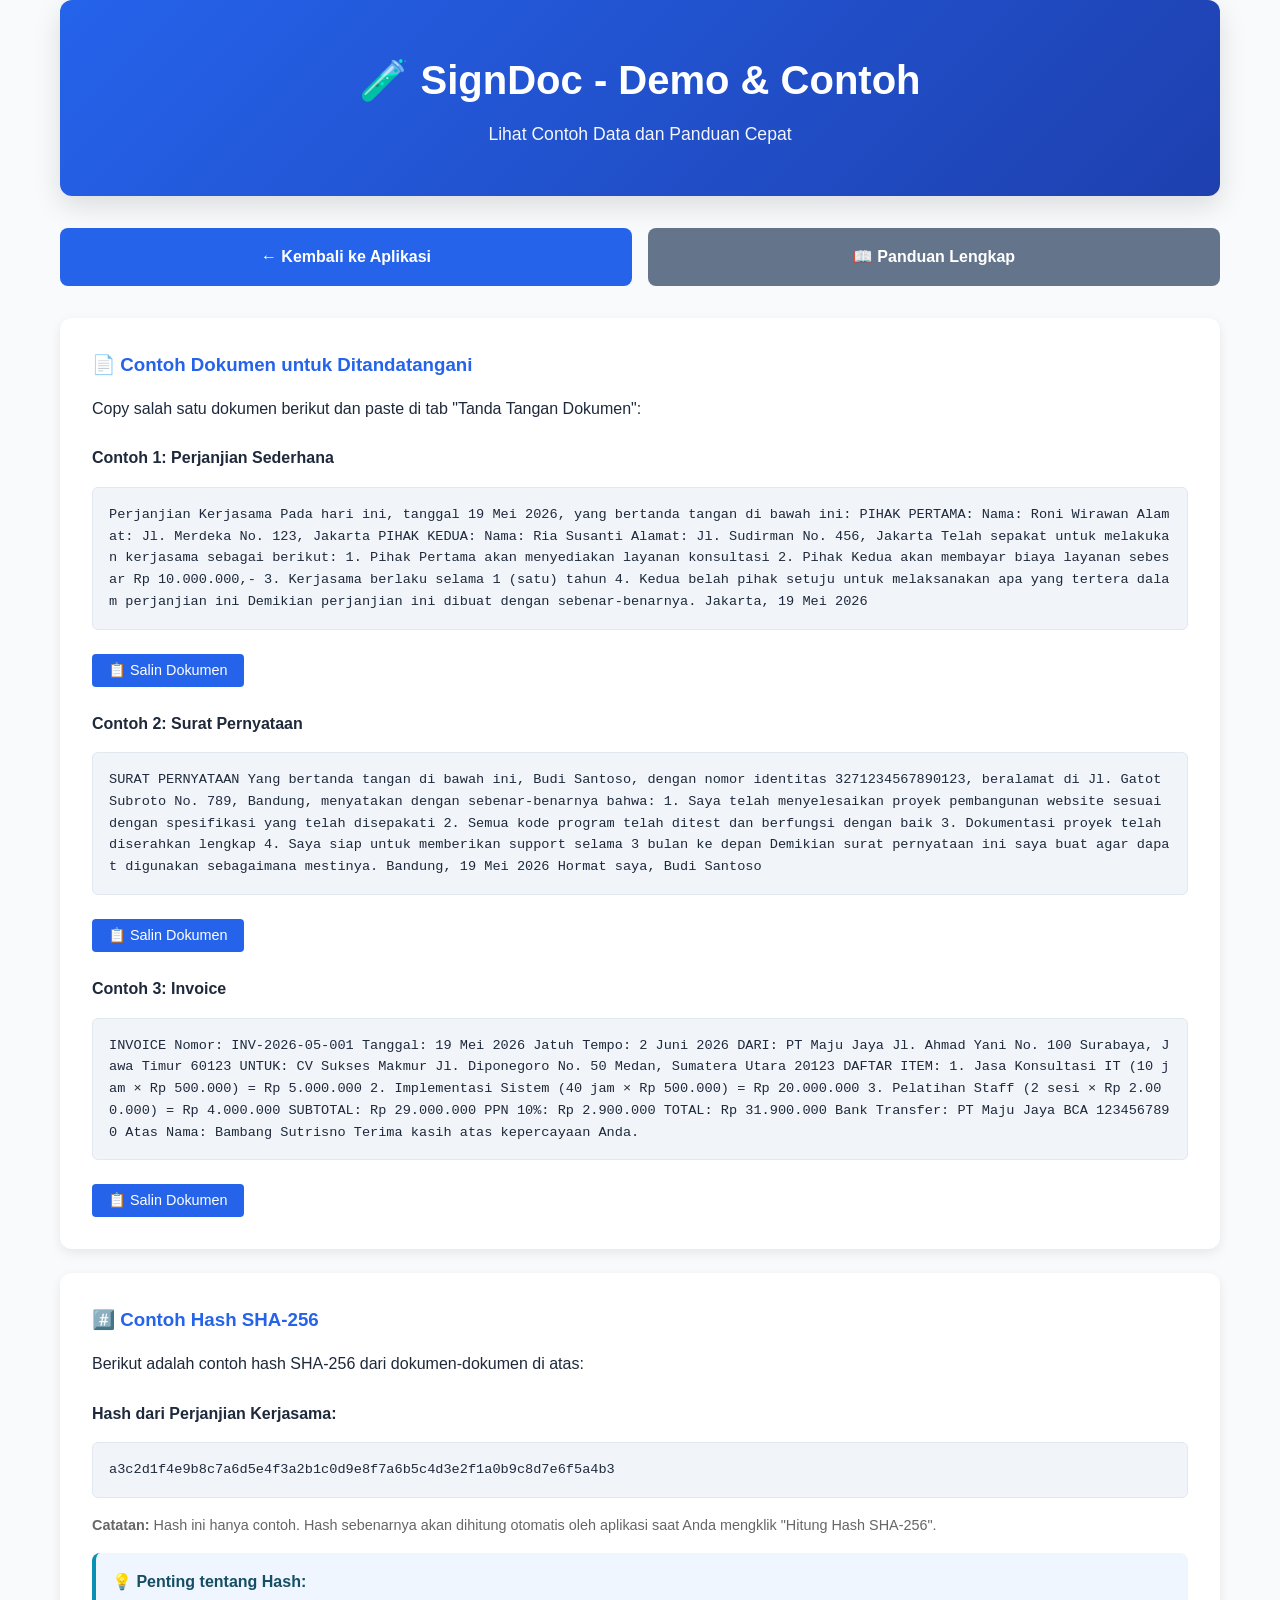
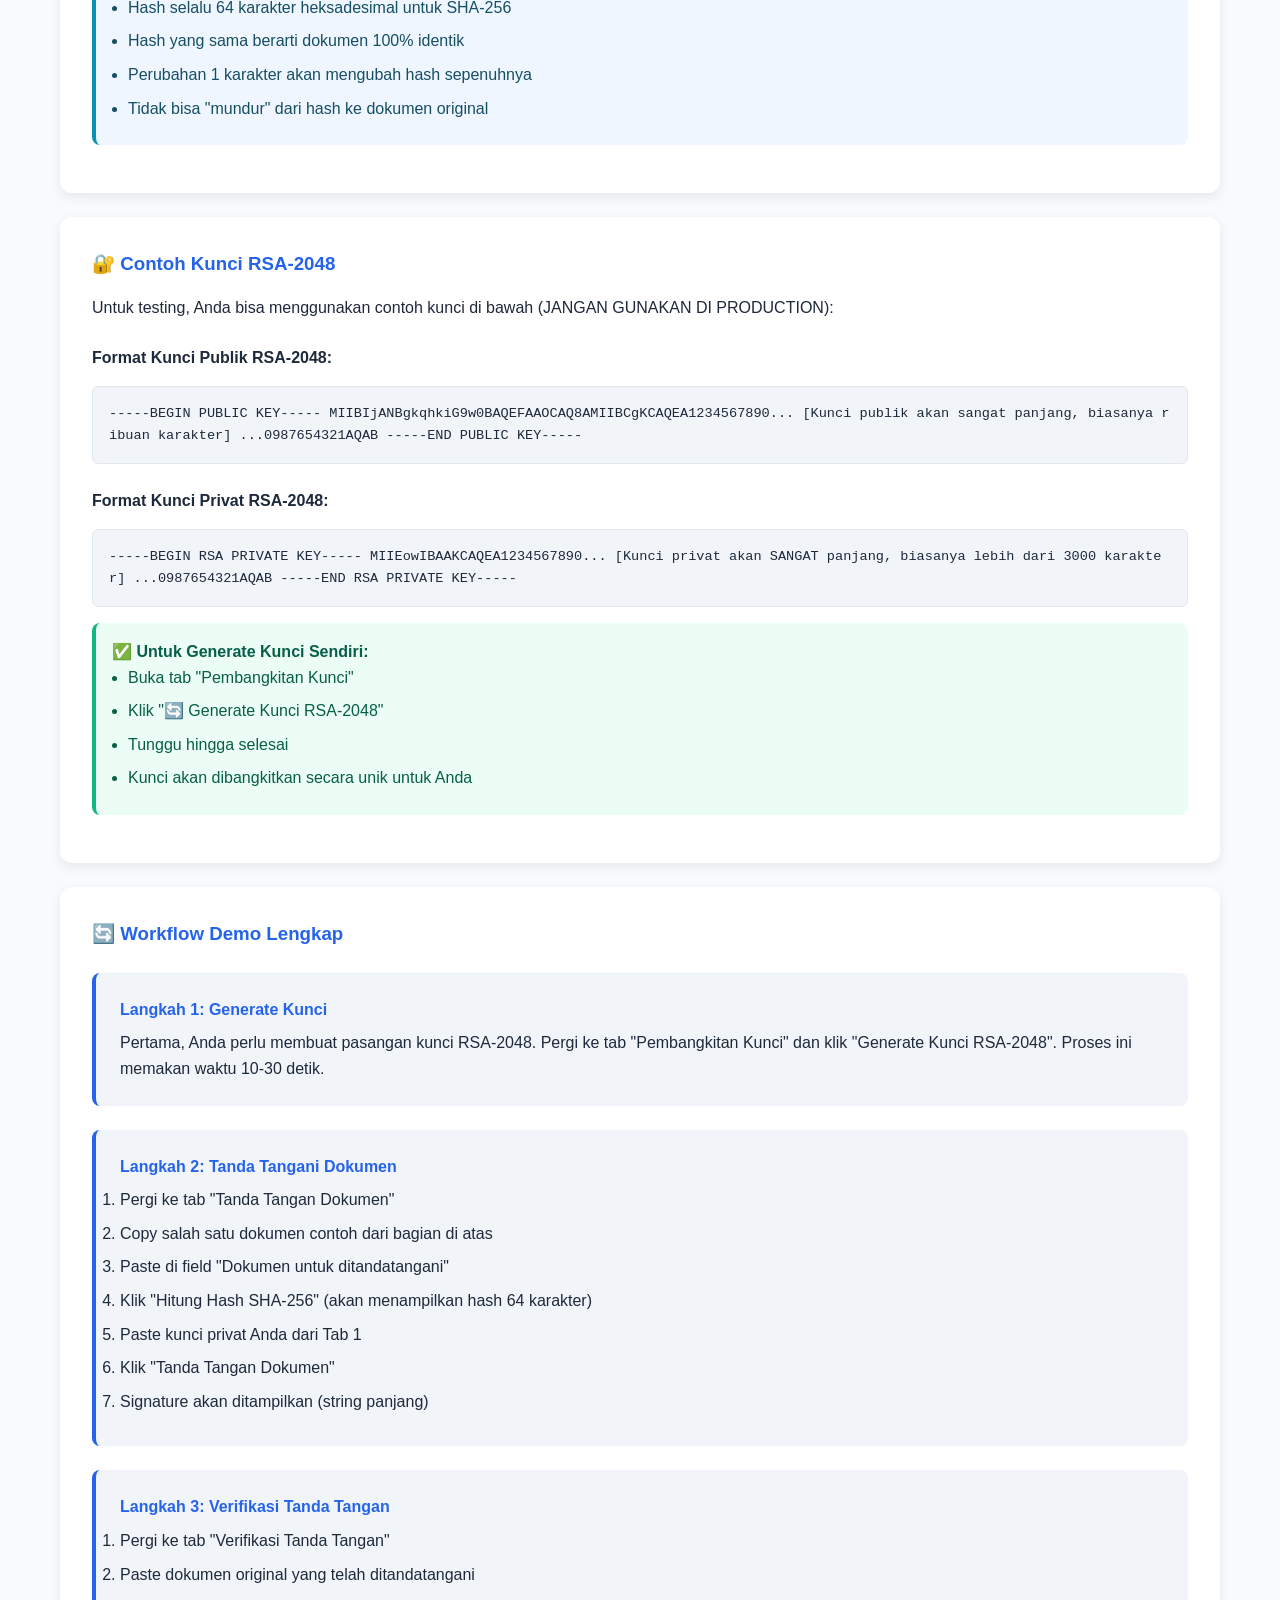
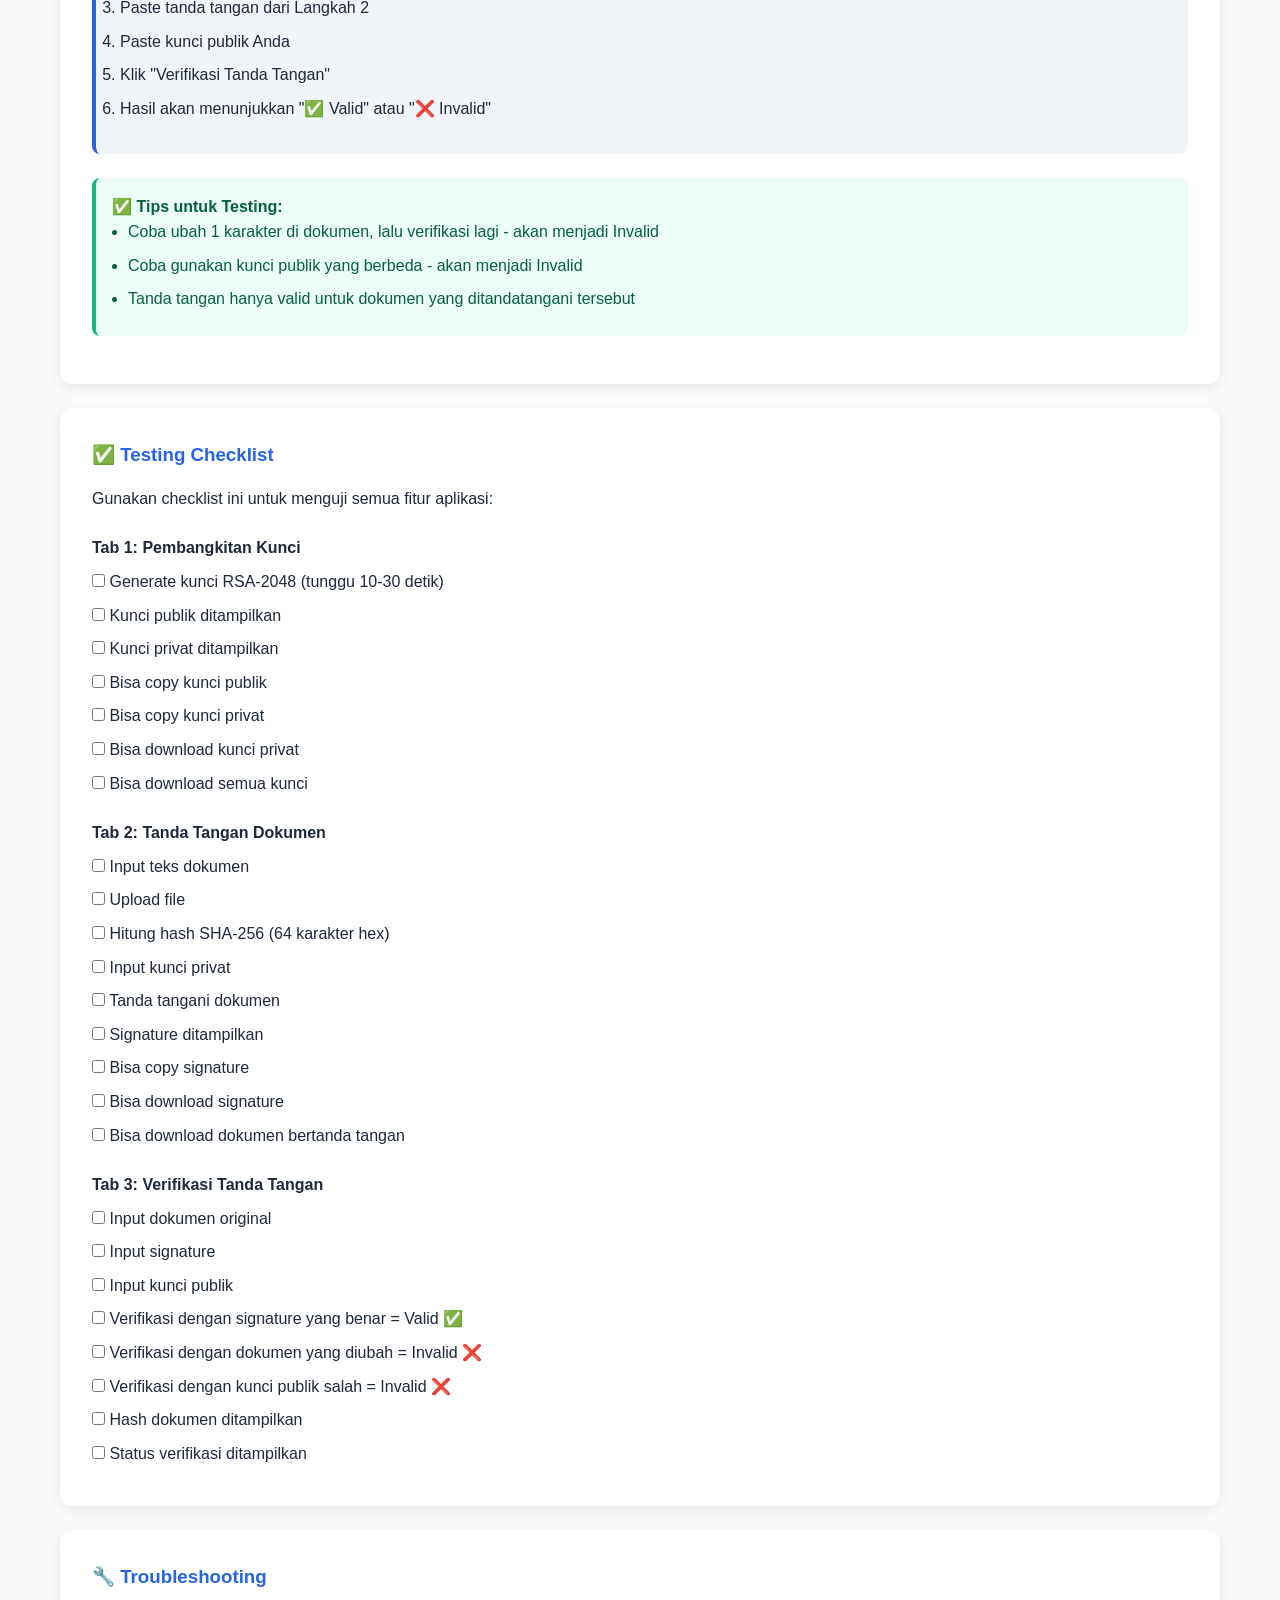
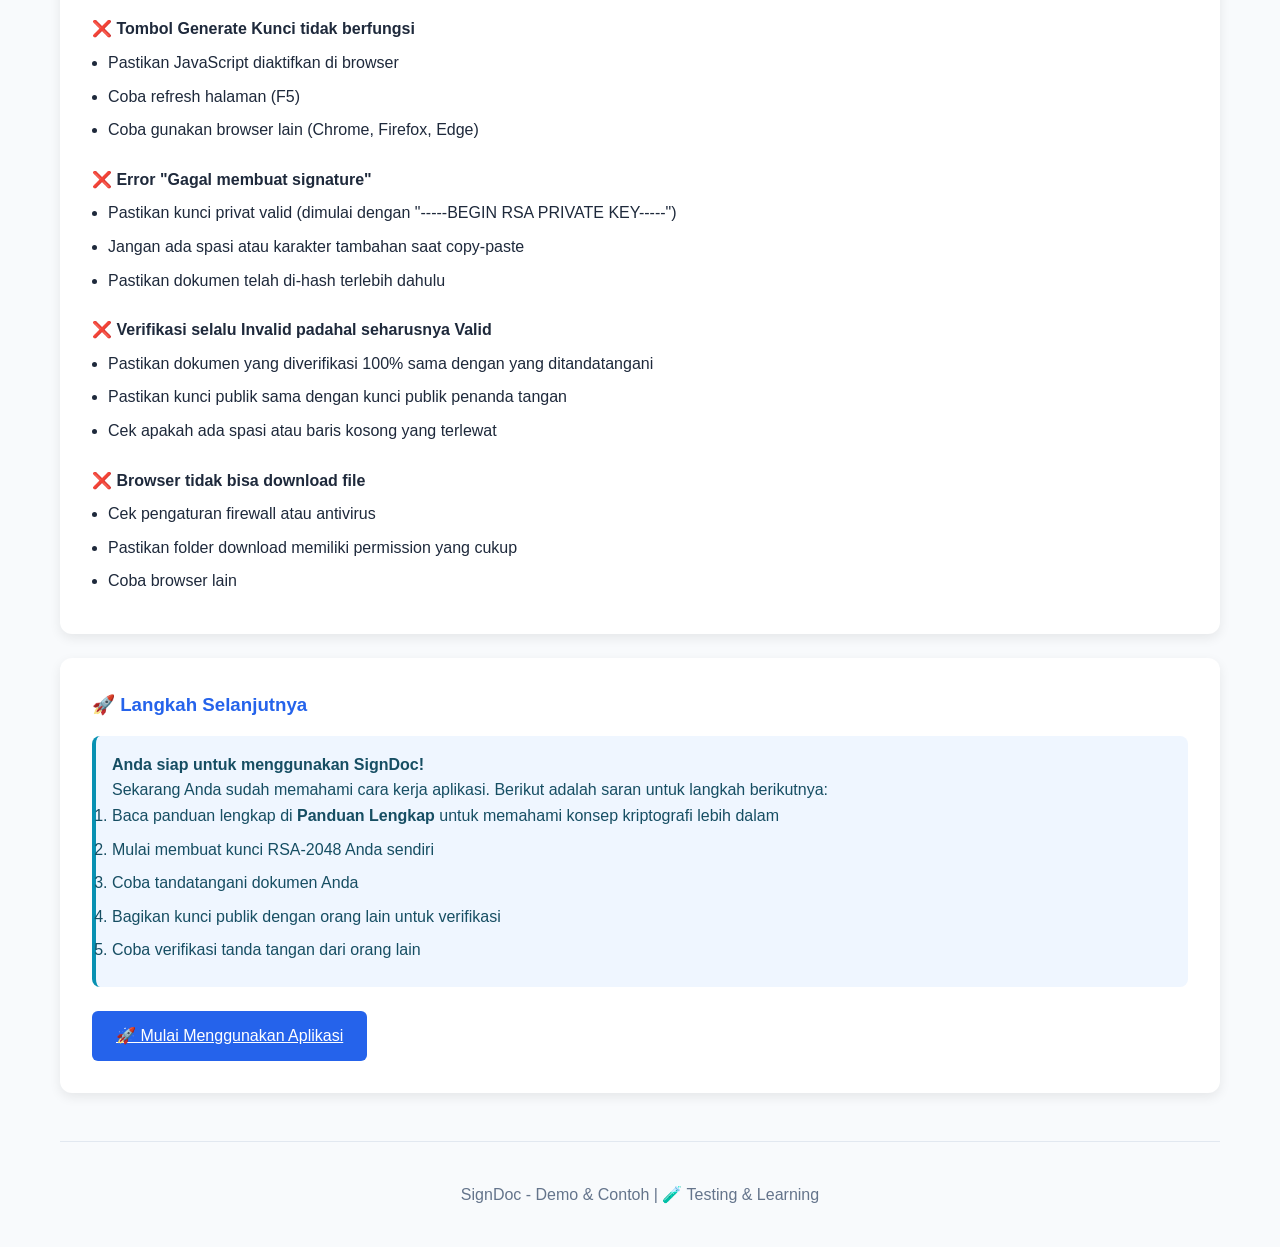
<file: fe/demo.html>
<!DOCTYPE html>
<html lang="id">
<head>
    <meta charset="UTF-8">
    <meta name="viewport" content="width=device-width, initial-scale=1.0">
    <title>SignDoc - Demo & Contoh</title>
    <link rel="stylesheet" href="assets/css/styles.css">
    <link rel="stylesheet" href="assets/css/modal.css">
    <link rel="stylesheet" href="assets/css/demo.css">
</head>
<body>
    <div class="container">
        <!-- Header -->
        <header class="header demo-header">
            <div class="header-content">
                <h1>🧪 SignDoc - Demo & Contoh</h1>
                <p>Lihat Contoh Data dan Panduan Cepat</p>
            </div>
        </header>

        <!-- Navigation -->
        <div class="nav-buttons">
            <a href="index.html" class="nav-btn nav-btn-primary">← Kembali ke Aplikasi</a>
            <a href="guide.html" class="nav-btn nav-btn-secondary">📖 Panduan Lengkap</a>
        </div>

        <!-- Main Content -->
        <main>
            <!-- Section 1: Contoh Dokumen -->
            <section class="demo-card">
                <h3>📄 Contoh Dokumen untuk Ditandatangani</h3>
                <p>Copy salah satu dokumen berikut dan paste di tab "Tanda Tangan Dokumen":</p>

                <h4 style="margin-top: 1.5rem; margin-bottom: 0.5rem;">Contoh 1: Perjanjian Sederhana</h4>
                <div class="sample-text" id="doc1">Perjanjian Kerjasama

Pada hari ini, tanggal 19 Mei 2026, yang bertanda tangan di bawah ini:

PIHAK PERTAMA:
Nama: Roni Wirawan
Alamat: Jl. Merdeka No. 123, Jakarta

PIHAK KEDUA:
Nama: Ria Susanti
Alamat: Jl. Sudirman No. 456, Jakarta

Telah sepakat untuk melakukan kerjasama sebagai berikut:

1. Pihak Pertama akan menyediakan layanan konsultasi
2. Pihak Kedua akan membayar biaya layanan sebesar Rp 10.000.000,-
3. Kerjasama berlaku selama 1 (satu) tahun
4. Kedua belah pihak setuju untuk melaksanakan apa yang tertera dalam perjanjian ini

Demikian perjanjian ini dibuat dengan sebenar-benarnya.

Jakarta, 19 Mei 2026</div>
                <button class="copy-btn" onclick="copyToDemo('doc1')">📋 Salin Dokumen</button>

                <h4 style="margin-top: 1.5rem; margin-bottom: 0.5rem;">Contoh 2: Surat Pernyataan</h4>
                <div class="sample-text" id="doc2">SURAT PERNYATAAN

Yang bertanda tangan di bawah ini, Budi Santoso, dengan nomor identitas 3271234567890123, 
beralamat di Jl. Gatot Subroto No. 789, Bandung, menyatakan dengan sebenar-benarnya bahwa:

1. Saya telah menyelesaikan proyek pembangunan website sesuai dengan spesifikasi yang telah disepakati
2. Semua kode program telah ditest dan berfungsi dengan baik
3. Dokumentasi proyek telah diserahkan lengkap
4. Saya siap untuk memberikan support selama 3 bulan ke depan

Demikian surat pernyataan ini saya buat agar dapat digunakan sebagaimana mestinya.

Bandung, 19 Mei 2026
Hormat saya,

Budi Santoso</div>
                <button class="copy-btn" onclick="copyToDemo('doc2')">📋 Salin Dokumen</button>

                <h4 style="margin-top: 1.5rem; margin-bottom: 0.5rem;">Contoh 3: Invoice</h4>
                <div class="sample-text" id="doc3">INVOICE

Nomor: INV-2026-05-001
Tanggal: 19 Mei 2026
Jatuh Tempo: 2 Juni 2026

DARI:
PT Maju Jaya
Jl. Ahmad Yani No. 100
Surabaya, Jawa Timur 60123

UNTUK:
CV Sukses Makmur
Jl. Diponegoro No. 50
Medan, Sumatera Utara 20123

DAFTAR ITEM:
1. Jasa Konsultasi IT (10 jam × Rp 500.000) = Rp 5.000.000
2. Implementasi Sistem (40 jam × Rp 500.000) = Rp 20.000.000
3. Pelatihan Staff (2 sesi × Rp 2.000.000) = Rp 4.000.000

SUBTOTAL: Rp 29.000.000
PPN 10%: Rp 2.900.000
TOTAL: Rp 31.900.000

Bank Transfer:
PT Maju Jaya
BCA 1234567890
Atas Nama: Bambang Sutrisno

Terima kasih atas kepercayaan Anda.</div>
                <button class="copy-btn" onclick="copyToDemo('doc3')">📋 Salin Dokumen</button>
            </section>

            <!-- Section 2: Contoh Hash -->
            <section class="demo-card">
                <h3>#️⃣ Contoh Hash SHA-256</h3>
                <p>Berikut adalah contoh hash SHA-256 dari dokumen-dokumen di atas:</p>

                <h4 style="margin-top: 1.5rem; margin-bottom: 0.5rem;">Hash dari Perjanjian Kerjasama:</h4>
                <div class="sample-text">a3c2d1f4e9b8c7a6d5e4f3a2b1c0d9e8f7a6b5c4d3e2f1a0b9c8d7e6f5a4b3</div>
                <p style="font-size: 0.9rem; color: #666;">
                    <strong>Catatan:</strong> Hash ini hanya contoh. Hash sebenarnya akan dihitung otomatis oleh aplikasi saat Anda mengklik "Hitung Hash SHA-256".
                </p>

                <div class="alert alert-info" style="margin-top: 1rem;">
                    <strong>💡 Penting tentang Hash:</strong>
                    <ul>
                        <li>Hash selalu 64 karakter heksadesimal untuk SHA-256</li>
                        <li>Hash yang sama berarti dokumen 100% identik</li>
                        <li>Perubahan 1 karakter akan mengubah hash sepenuhnya</li>
                        <li>Tidak bisa "mundur" dari hash ke dokumen original</li>
                    </ul>
                </div>
            </section>

            <!-- Section 3: Contoh RSA Keys -->
            <section class="demo-card">
                <h3>🔐 Contoh Kunci RSA-2048</h3>
                <p>Untuk testing, Anda bisa menggunakan contoh kunci di bawah (JANGAN GUNAKAN DI PRODUCTION):</p>

                <h4 style="margin-top: 1.5rem; margin-bottom: 0.5rem;">Format Kunci Publik RSA-2048:</h4>
                <div class="sample-text" id="pubkey">-----BEGIN PUBLIC KEY-----
MIIBIjANBgkqhkiG9w0BAQEFAAOCAQ8AMIIBCgKCAQEA1234567890...
[Kunci publik akan sangat panjang, biasanya ribuan karakter]
...0987654321AQAB
-----END PUBLIC KEY-----</div>

                <h4 style="margin-top: 1.5rem; margin-bottom: 0.5rem;">Format Kunci Privat RSA-2048:</h4>
                <div class="sample-text" id="privkey">-----BEGIN RSA PRIVATE KEY-----
MIIEowIBAAKCAQEA1234567890...
[Kunci privat akan SANGAT panjang, biasanya lebih dari 3000 karakter]
...0987654321AQAB
-----END RSA PRIVATE KEY-----</div>

                <div class="alert alert-success">
                    <strong>✅ Untuk Generate Kunci Sendiri:</strong>
                    <ul>
                        <li>Buka tab "Pembangkitan Kunci"</li>
                        <li>Klik "🔄 Generate Kunci RSA-2048"</li>
                        <li>Tunggu hingga selesai</li>
                        <li>Kunci akan dibangkitkan secara unik untuk Anda</li>
                    </ul>
                </div>
            </section>

            <!-- Section 4: Workflow Demo -->
            <section class="demo-card">
                <h3>🔄 Workflow Demo Lengkap</h3>

                <div class="instruction">
                    <strong>Langkah 1: Generate Kunci</strong>
                    <p>
                        Pertama, Anda perlu membuat pasangan kunci RSA-2048. Pergi ke tab "Pembangkitan Kunci" 
                        dan klik "Generate Kunci RSA-2048". Proses ini memakan waktu 10-30 detik.
                    </p>
                </div>

                <div class="instruction">
                    <strong>Langkah 2: Tanda Tangani Dokumen</strong>
                    <ol>
                        <li>Pergi ke tab "Tanda Tangan Dokumen"</li>
                        <li>Copy salah satu dokumen contoh dari bagian di atas</li>
                        <li>Paste di field "Dokumen untuk ditandatangani"</li>
                        <li>Klik "Hitung Hash SHA-256" (akan menampilkan hash 64 karakter)</li>
                        <li>Paste kunci privat Anda dari Tab 1</li>
                        <li>Klik "Tanda Tangan Dokumen"</li>
                        <li>Signature akan ditampilkan (string panjang)</li>
                    </ol>
                </div>

                <div class="instruction">
                    <strong>Langkah 3: Verifikasi Tanda Tangan</strong>
                    <ol>
                        <li>Pergi ke tab "Verifikasi Tanda Tangan"</li>
                        <li>Paste dokumen original yang telah ditandatangani</li>
                        <li>Paste tanda tangan dari Langkah 2</li>
                        <li>Paste kunci publik Anda</li>
                        <li>Klik "Verifikasi Tanda Tangan"</li>
                        <li>Hasil akan menunjukkan "✅ Valid" atau "❌ Invalid"</li>
                    </ol>
                </div>

                <div class="alert alert-success">
                    <strong>✅ Tips untuk Testing:</strong>
                    <ul>
                        <li>Coba ubah 1 karakter di dokumen, lalu verifikasi lagi - akan menjadi Invalid</li>
                        <li>Coba gunakan kunci publik yang berbeda - akan menjadi Invalid</li>
                        <li>Tanda tangan hanya valid untuk dokumen yang ditandatangani tersebut</li>
                    </ul>
                </div>
            </section>

            <!-- Section 5: Testing Checklist -->
            <section class="demo-card">
                <h3>✅ Testing Checklist</h3>
                <p>Gunakan checklist ini untuk menguji semua fitur aplikasi:</p>

                <h4 style="margin-top: 1.5rem; margin-bottom: 0.5rem;">Tab 1: Pembangkitan Kunci</h4>
                <ul style="list-style-type: none; margin-left: 0;">
                    <li><input type="checkbox"> Generate kunci RSA-2048 (tunggu 10-30 detik)</li>
                    <li><input type="checkbox"> Kunci publik ditampilkan</li>
                    <li><input type="checkbox"> Kunci privat ditampilkan</li>
                    <li><input type="checkbox"> Bisa copy kunci publik</li>
                    <li><input type="checkbox"> Bisa copy kunci privat</li>
                    <li><input type="checkbox"> Bisa download kunci privat</li>
                    <li><input type="checkbox"> Bisa download semua kunci</li>
                </ul>

                <h4 style="margin-top: 1.5rem; margin-bottom: 0.5rem;">Tab 2: Tanda Tangan Dokumen</h4>
                <ul style="list-style-type: none; margin-left: 0;">
                    <li><input type="checkbox"> Input teks dokumen</li>
                    <li><input type="checkbox"> Upload file</li>
                    <li><input type="checkbox"> Hitung hash SHA-256 (64 karakter hex)</li>
                    <li><input type="checkbox"> Input kunci privat</li>
                    <li><input type="checkbox"> Tanda tangani dokumen</li>
                    <li><input type="checkbox"> Signature ditampilkan</li>
                    <li><input type="checkbox"> Bisa copy signature</li>
                    <li><input type="checkbox"> Bisa download signature</li>
                    <li><input type="checkbox"> Bisa download dokumen bertanda tangan</li>
                </ul>

                <h4 style="margin-top: 1.5rem; margin-bottom: 0.5rem;">Tab 3: Verifikasi Tanda Tangan</h4>
                <ul style="list-style-type: none; margin-left: 0;">
                    <li><input type="checkbox"> Input dokumen original</li>
                    <li><input type="checkbox"> Input signature</li>
                    <li><input type="checkbox"> Input kunci publik</li>
                    <li><input type="checkbox"> Verifikasi dengan signature yang benar = Valid ✅</li>
                    <li><input type="checkbox"> Verifikasi dengan dokumen yang diubah = Invalid ❌</li>
                    <li><input type="checkbox"> Verifikasi dengan kunci publik salah = Invalid ❌</li>
                    <li><input type="checkbox"> Hash dokumen ditampilkan</li>
                    <li><input type="checkbox"> Status verifikasi ditampilkan</li>
                </ul>
            </section>

            <!-- Section 6: Troubleshooting -->
            <section class="demo-card">
                <h3>🔧 Troubleshooting</h3>

                <h4 style="margin-top: 1.5rem; margin-bottom: 0.5rem;">❌ Tombol Generate Kunci tidak berfungsi</h4>
                <ul>
                    <li>Pastikan JavaScript diaktifkan di browser</li>
                    <li>Coba refresh halaman (F5)</li>
                    <li>Coba gunakan browser lain (Chrome, Firefox, Edge)</li>
                </ul>

                <h4 style="margin-top: 1.5rem; margin-bottom: 0.5rem;">❌ Error "Gagal membuat signature"</h4>
                <ul>
                    <li>Pastikan kunci privat valid (dimulai dengan "-----BEGIN RSA PRIVATE KEY-----")</li>
                    <li>Jangan ada spasi atau karakter tambahan saat copy-paste</li>
                    <li>Pastikan dokumen telah di-hash terlebih dahulu</li>
                </ul>

                <h4 style="margin-top: 1.5rem; margin-bottom: 0.5rem;">❌ Verifikasi selalu Invalid padahal seharusnya Valid</h4>
                <ul>
                    <li>Pastikan dokumen yang diverifikasi 100% sama dengan yang ditandatangani</li>
                    <li>Pastikan kunci publik sama dengan kunci publik penanda tangan</li>
                    <li>Cek apakah ada spasi atau baris kosong yang terlewat</li>
                </ul>

                <h4 style="margin-top: 1.5rem; margin-bottom: 0.5rem;">❌ Browser tidak bisa download file</h4>
                <ul>
                    <li>Cek pengaturan firewall atau antivirus</li>
                    <li>Pastikan folder download memiliki permission yang cukup</li>
                    <li>Coba browser lain</li>
                </ul>
            </section>

            <!-- Section 7: Next Steps -->
            <section class="demo-card">
                <h3>🚀 Langkah Selanjutnya</h3>

                <div class="alert alert-info">
                    <strong>Anda siap untuk menggunakan SignDoc!</strong>
                    <p>
                        Sekarang Anda sudah memahami cara kerja aplikasi. 
                        Berikut adalah saran untuk langkah berikutnya:
                    </p>
                    <ol>
                        <li>Baca panduan lengkap di <strong>Panduan Lengkap</strong> untuk memahami konsep kriptografi lebih dalam</li>
                        <li>Mulai membuat kunci RSA-2048 Anda sendiri</li>
                        <li>Coba tandatangani dokumen Anda</li>
                        <li>Bagikan kunci publik dengan orang lain untuk verifikasi</li>
                        <li>Coba verifikasi tanda tangan dari orang lain</li>
                    </ol>
                </div>

                <div style="margin-top: 1.5rem;">
                    <a href="index.html" class="btn btn-primary" style="display: inline-block;">
                        🚀 Mulai Menggunakan Aplikasi
                    </a>
                </div>
            </section>
        </main>

        <!-- Footer -->
        <footer class="footer">
            <p>SignDoc - Demo & Contoh | 🧪 Testing & Learning</p>
        </footer>
    </div>

    <!-- Scripts -->
    <script src="assets/js/modal.js"></script>
    <script src="assets/js/demo.js"></script>
</body>
</html>
</file>
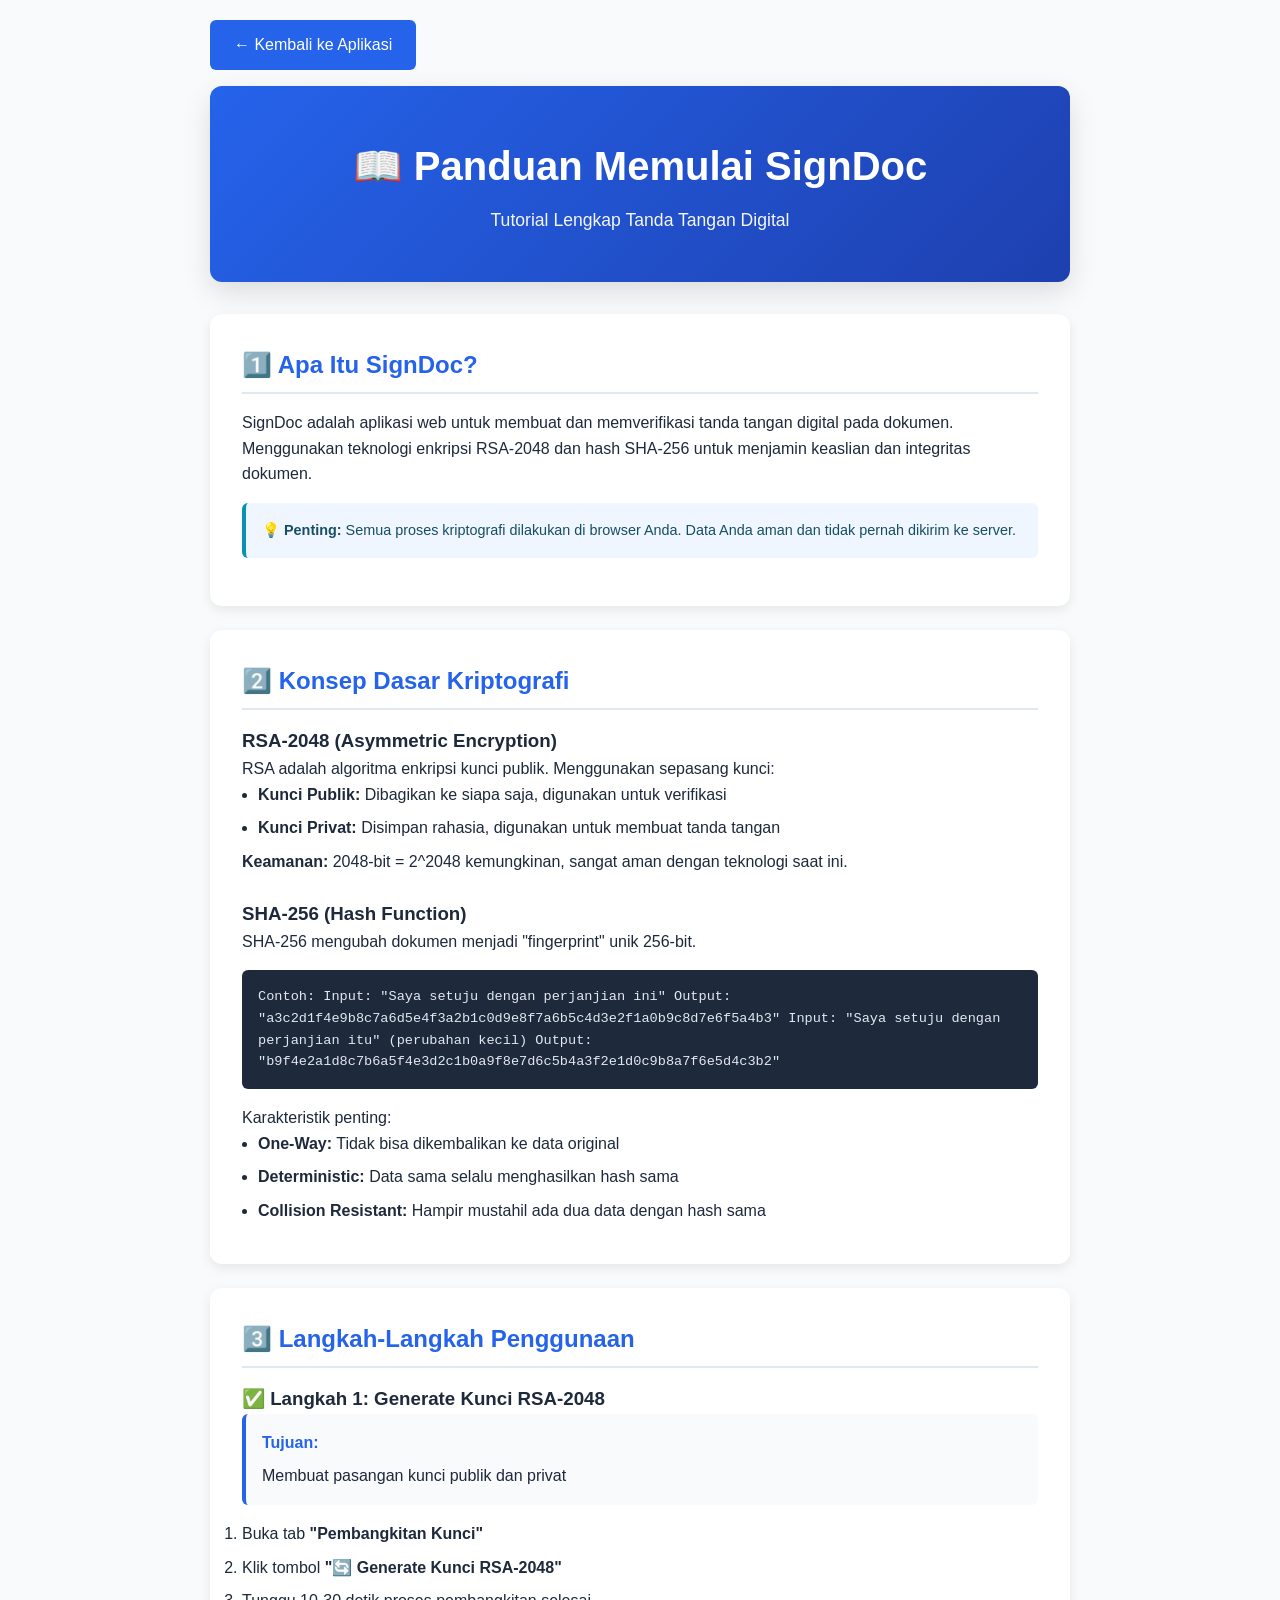
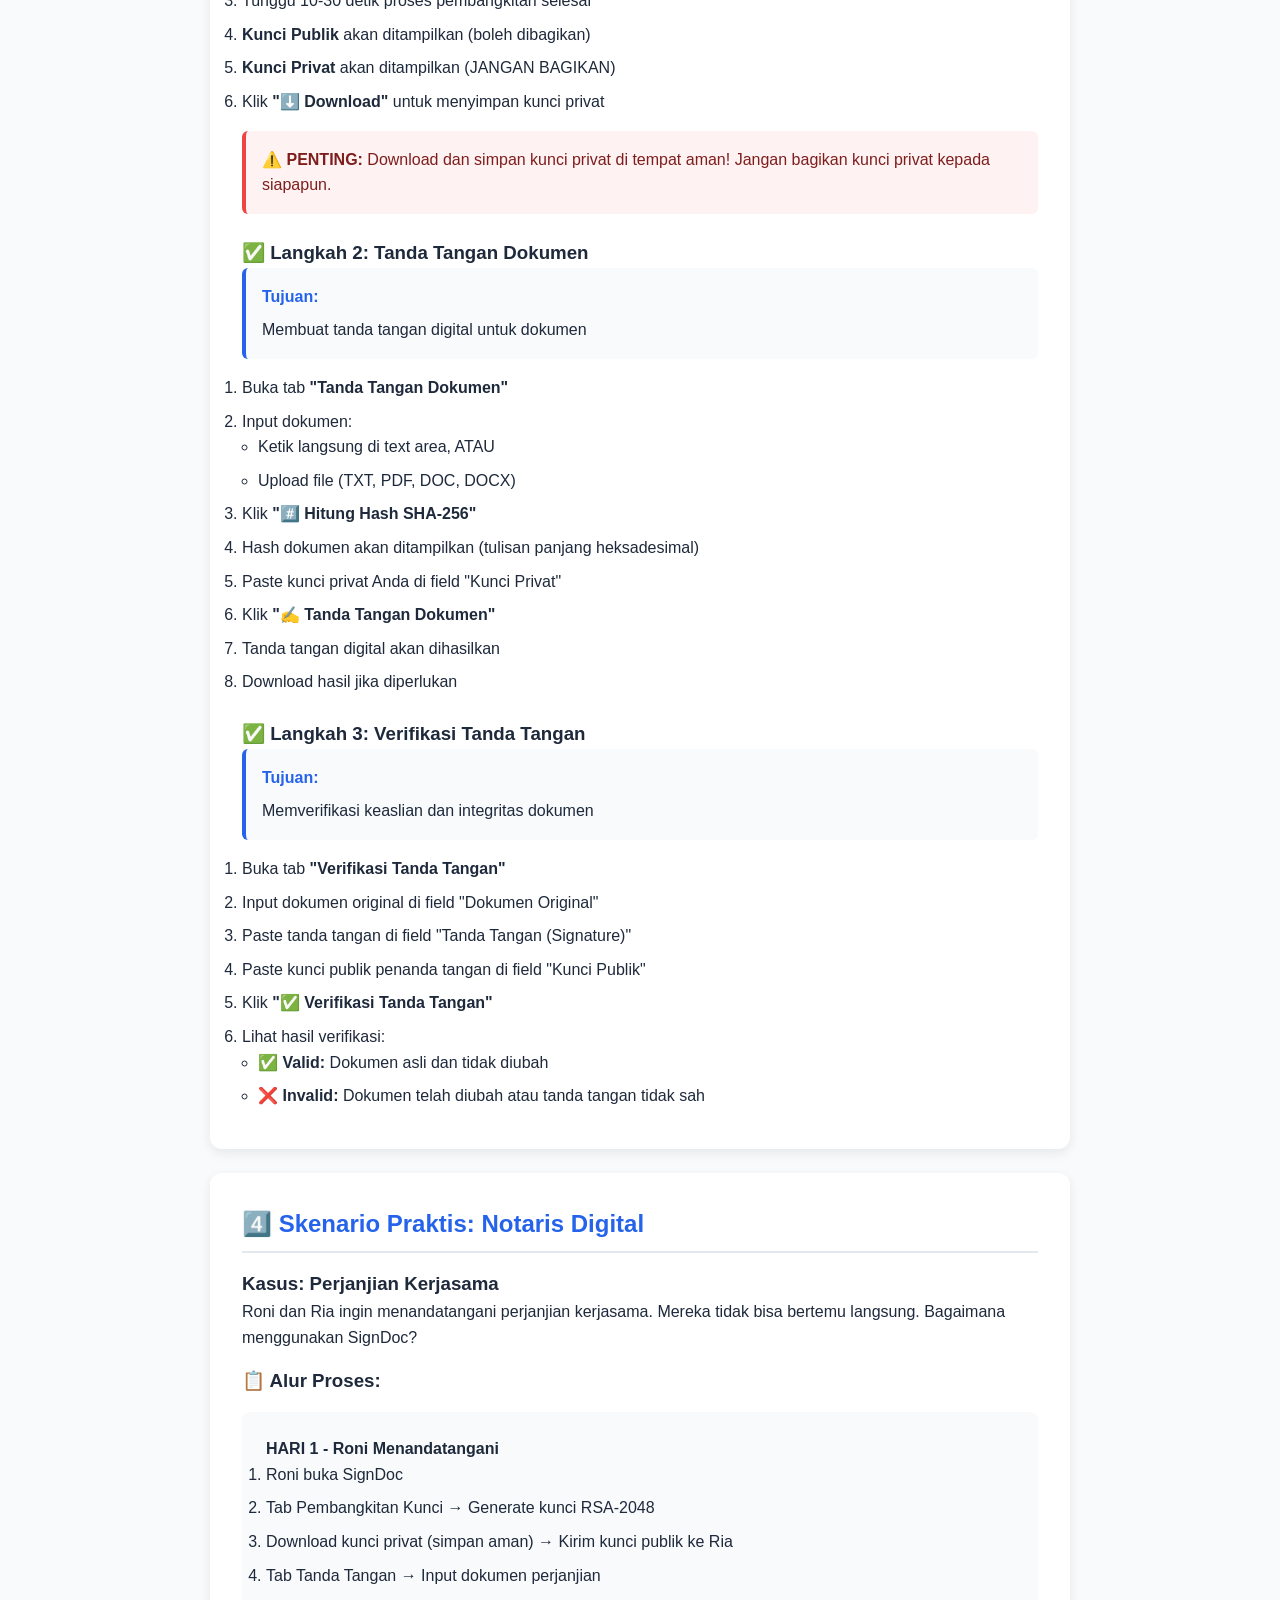
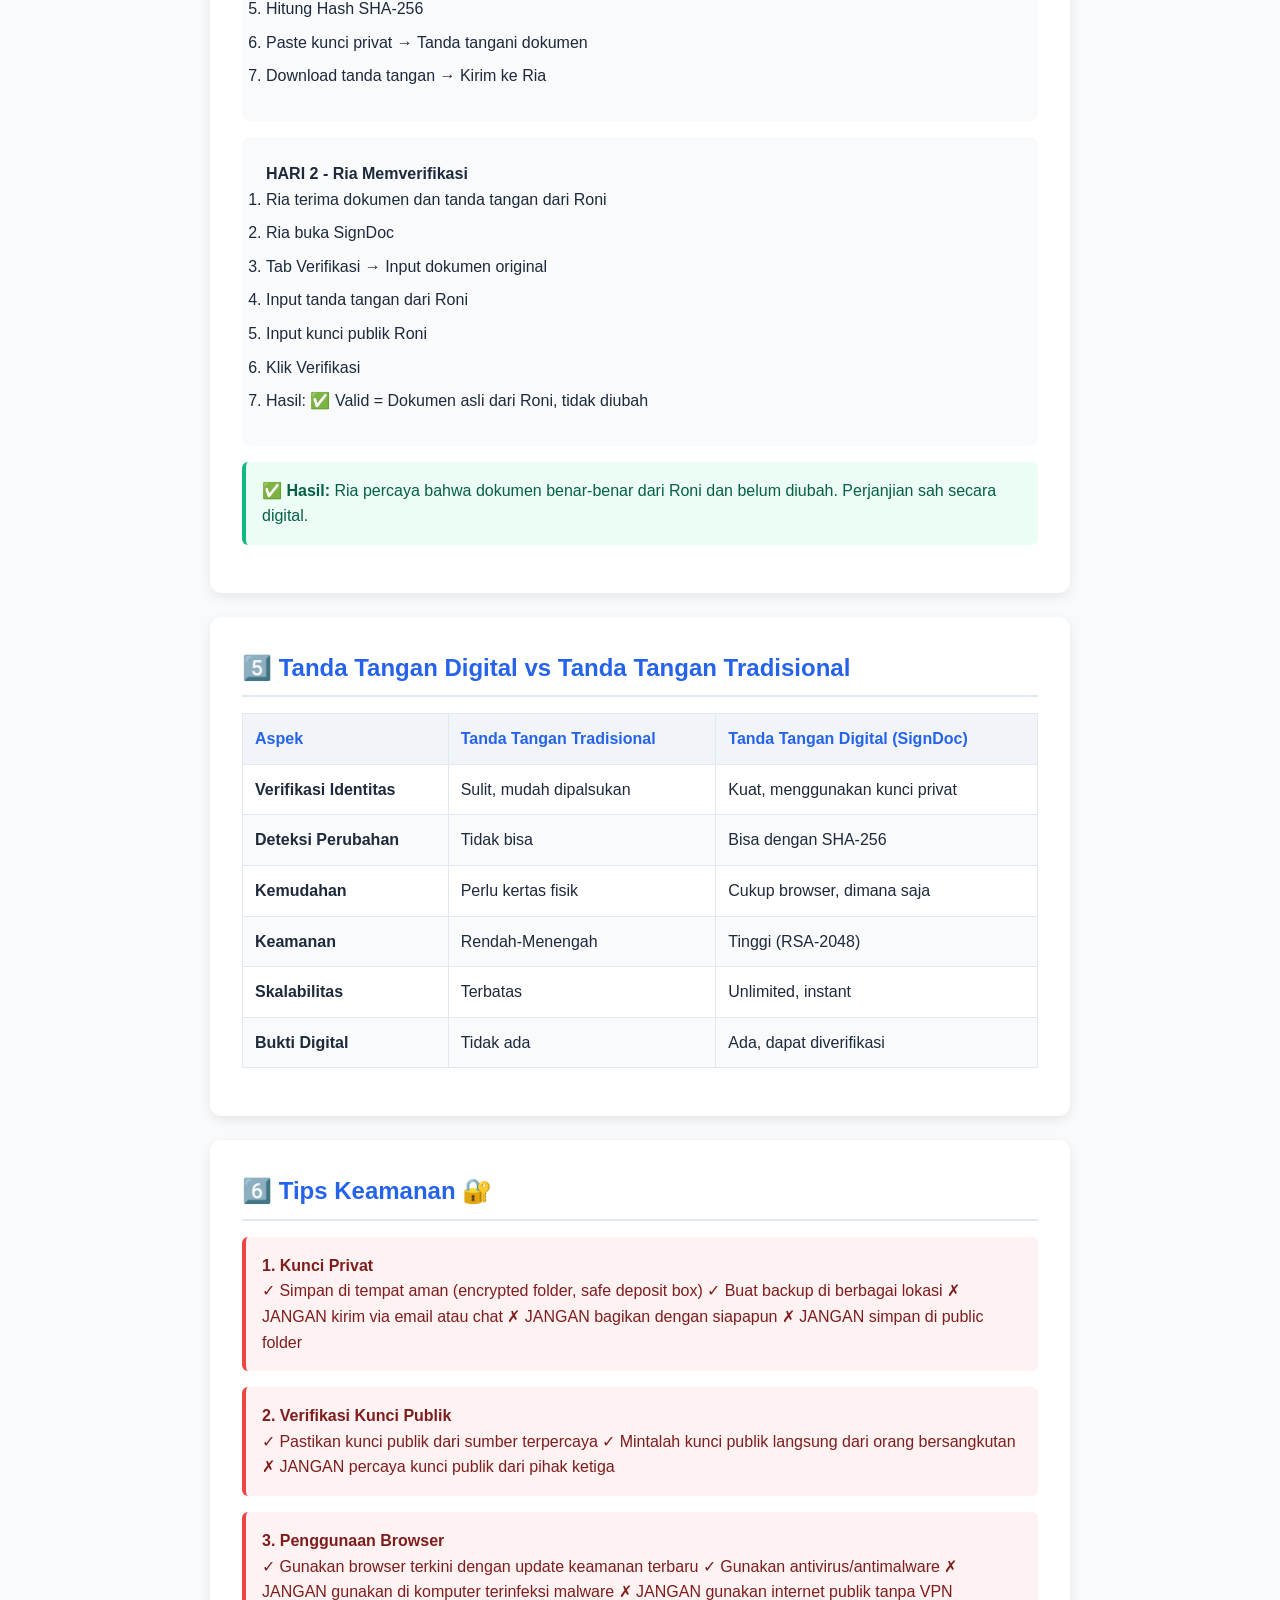
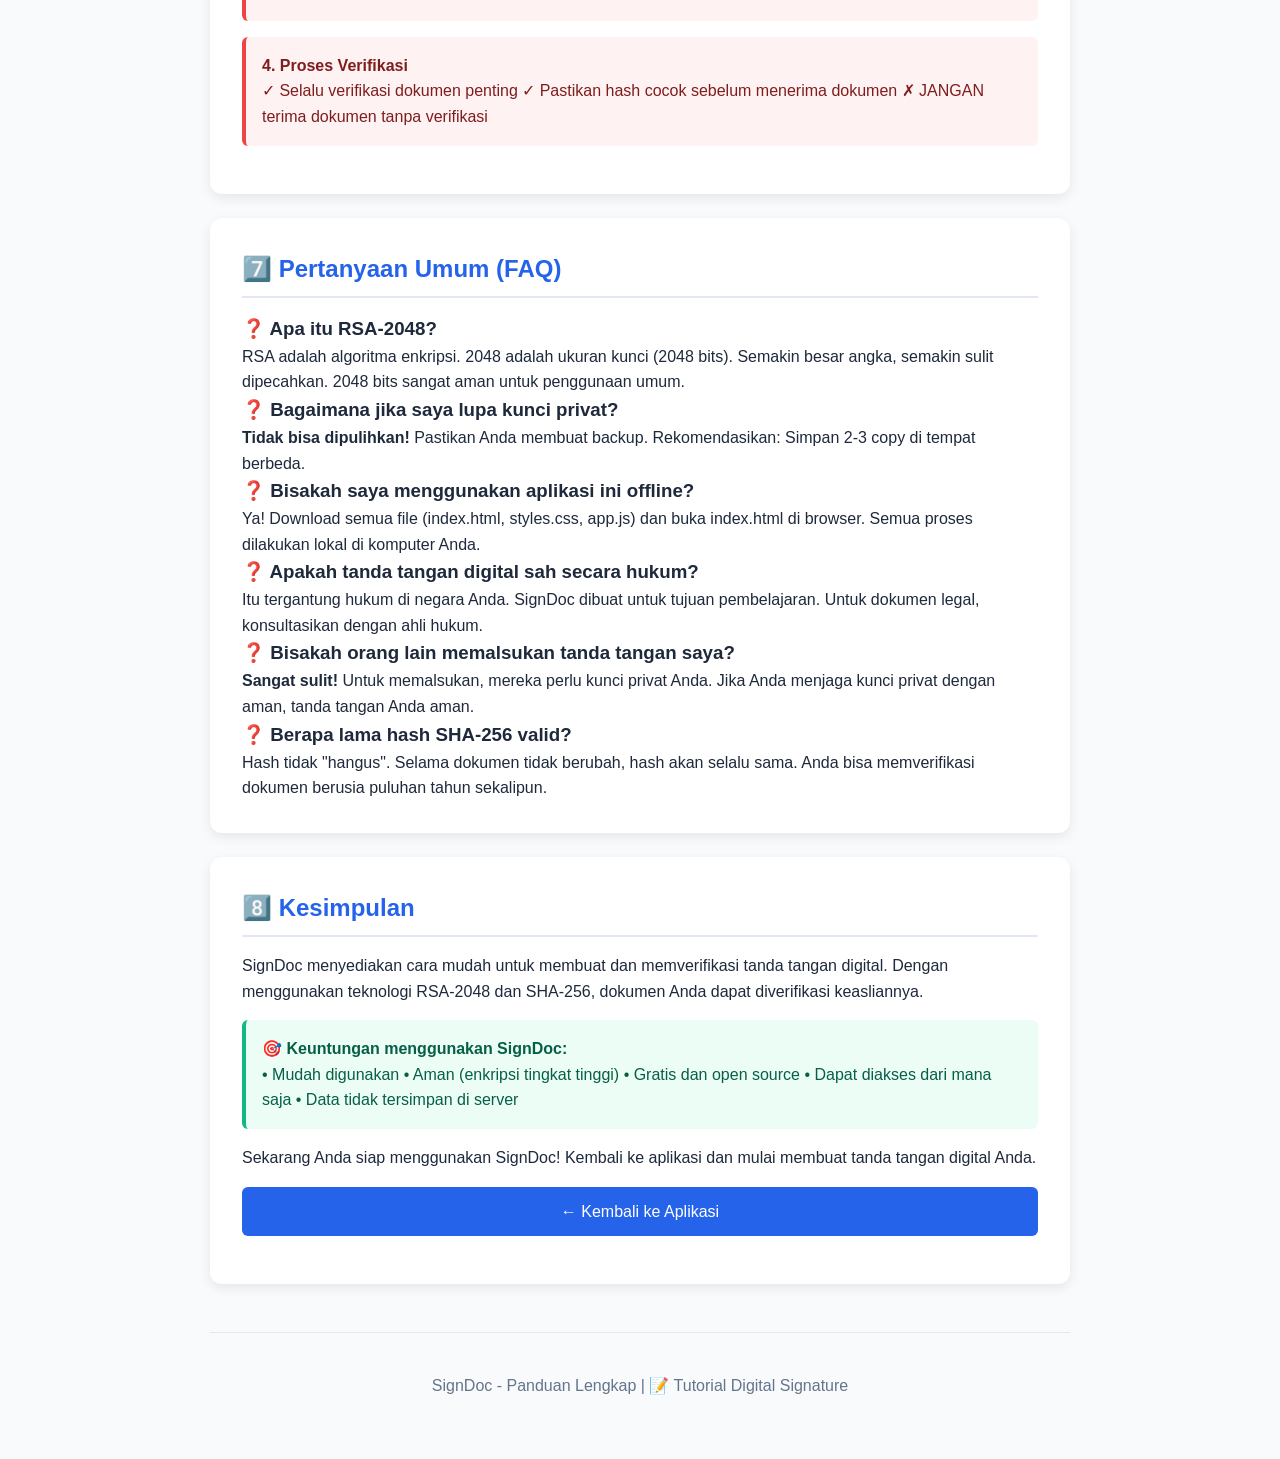
<file: fe/guide.html>
<!DOCTYPE html>
<html lang="id">
<head>
    <meta charset="UTF-8">
    <meta name="viewport" content="width=device-width, initial-scale=1.0">
    <title>SignDoc - Quick Start Guide</title>
    <link rel="stylesheet" href="assets/css/styles.css">
    <link rel="stylesheet" href="assets/css/modal.css">
    <link rel="stylesheet" href="assets/css/guide.css">
</head>
<body>
    <div class="guide-container">
        <a href="index.html" class="back-btn">← Kembali ke Aplikasi</a>

        <header class="header" style="margin-bottom: 2rem;">
            <div class="header-content">
                <h1>📖 Panduan Memulai SignDoc</h1>
                <p>Tutorial Lengkap Tanda Tangan Digital</p>
            </div>
        </header>

        <!-- Section 1: Pendahuluan -->
        <section class="guide-section">
            <h2>1️⃣ Apa Itu SignDoc?</h2>
            <p>
                SignDoc adalah aplikasi web untuk membuat dan memverifikasi tanda tangan digital pada dokumen.
                Menggunakan teknologi enkripsi RSA-2048 dan hash SHA-256 untuk menjamin keaslian dan integritas dokumen.
            </p>
            <div class="info-box">
                <strong>💡 Penting:</strong> Semua proses kriptografi dilakukan di browser Anda. Data Anda aman dan tidak pernah dikirim ke server.
            </div>
        </section>

        <!-- Section 2: Konsep Dasar -->
        <section class="guide-section">
            <h2>2️⃣ Konsep Dasar Kriptografi</h2>

            <h3>RSA-2048 (Asymmetric Encryption)</h3>
            <p>
                RSA adalah algoritma enkripsi kunci publik. Menggunakan sepasang kunci:
            </p>
            <ul>
                <li><strong>Kunci Publik:</strong> Dibagikan ke siapa saja, digunakan untuk verifikasi</li>
                <li><strong>Kunci Privat:</strong> Disimpan rahasia, digunakan untuk membuat tanda tangan</li>
            </ul>
            <p><strong>Keamanan:</strong> 2048-bit = 2^2048 kemungkinan, sangat aman dengan teknologi saat ini.</p>

            <h3 style="margin-top: 1.5rem;">SHA-256 (Hash Function)</h3>
            <p>SHA-256 mengubah dokumen menjadi "fingerprint" unik 256-bit.</p>
            <div class="code-block">
Contoh:
Input:  "Saya setuju dengan perjanjian ini"
Output: "a3c2d1f4e9b8c7a6d5e4f3a2b1c0d9e8f7a6b5c4d3e2f1a0b9c8d7e6f5a4b3"

Input:  "Saya setuju dengan perjanjian itu" (perubahan kecil)
Output: "b9f4e2a1d8c7b6a5f4e3d2c1b0a9f8e7d6c5b4a3f2e1d0c9b8a7f6e5d4c3b2"
            </div>
            <p>Karakteristik penting:</p>
            <ul>
                <li><strong>One-Way:</strong> Tidak bisa dikembalikan ke data original</li>
                <li><strong>Deterministic:</strong> Data sama selalu menghasilkan hash sama</li>
                <li><strong>Collision Resistant:</strong> Hampir mustahil ada dua data dengan hash sama</li>
            </ul>
        </section>

        <!-- Section 3: Langkah-Langkah Penggunaan -->
        <section class="guide-section">
            <h2>3️⃣ Langkah-Langkah Penggunaan</h2>

            <h3>✅ Langkah 1: Generate Kunci RSA-2048</h3>
            <div class="step-box">
                <strong>Tujuan:</strong> Membuat pasangan kunci publik dan privat
            </div>
            <ol>
                <li>Buka tab <strong>"Pembangkitan Kunci"</strong></li>
                <li>Klik tombol <strong>"🔄 Generate Kunci RSA-2048"</strong></li>
                <li>Tunggu 10-30 detik proses pembangkitan selesai</li>
                <li><strong>Kunci Publik</strong> akan ditampilkan (boleh dibagikan)</li>
                <li><strong>Kunci Privat</strong> akan ditampilkan (JANGAN BAGIKAN)</li>
                <li>Klik <strong>"⬇️ Download"</strong> untuk menyimpan kunci privat</li>
            </ol>
            <div class="warning-box">
                ⚠️ <strong>PENTING:</strong> Download dan simpan kunci privat di tempat aman!
                Jangan bagikan kunci privat kepada siapapun.
            </div>

            <h3 style="margin-top: 1.5rem;">✅ Langkah 2: Tanda Tangan Dokumen</h3>
            <div class="step-box">
                <strong>Tujuan:</strong> Membuat tanda tangan digital untuk dokumen
            </div>
            <ol>
                <li>Buka tab <strong>"Tanda Tangan Dokumen"</strong></li>
                <li>Input dokumen:
                    <ul>
                        <li>Ketik langsung di text area, ATAU</li>
                        <li>Upload file (TXT, PDF, DOC, DOCX)</li>
                    </ul>
                </li>
                <li>Klik <strong>"#️⃣ Hitung Hash SHA-256"</strong></li>
                <li>Hash dokumen akan ditampilkan (tulisan panjang heksadesimal)</li>
                <li>Paste kunci privat Anda di field "Kunci Privat"</li>
                <li>Klik <strong>"✍️ Tanda Tangan Dokumen"</strong></li>
                <li>Tanda tangan digital akan dihasilkan</li>
                <li>Download hasil jika diperlukan</li>
            </ol>

            <h3 style="margin-top: 1.5rem;">✅ Langkah 3: Verifikasi Tanda Tangan</h3>
            <div class="step-box">
                <strong>Tujuan:</strong> Memverifikasi keaslian dan integritas dokumen
            </div>
            <ol>
                <li>Buka tab <strong>"Verifikasi Tanda Tangan"</strong></li>
                <li>Input dokumen original di field "Dokumen Original"</li>
                <li>Paste tanda tangan di field "Tanda Tangan (Signature)"</li>
                <li>Paste kunci publik penanda tangan di field "Kunci Publik"</li>
                <li>Klik <strong>"✅ Verifikasi Tanda Tangan"</strong></li>
                <li>Lihat hasil verifikasi:
                    <ul>
                        <li>✅ <strong>Valid:</strong> Dokumen asli dan tidak diubah</li>
                        <li>❌ <strong>Invalid:</strong> Dokumen telah diubah atau tanda tangan tidak sah</li>
                    </ul>
                </li>
            </ol>
        </section>

        <!-- Section 4: Skenario Praktis -->
        <section class="guide-section">
            <h2>4️⃣ Skenario Praktis: Notaris Digital</h2>

            <h3>Kasus: Perjanjian Kerjasama</h3>
            <p>
                Roni dan Ria ingin menandatangani perjanjian kerjasama. Mereka tidak bisa bertemu langsung.
                Bagaimana menggunakan SignDoc?
            </p>

            <h3 style="margin-top: 1rem;">📋 Alur Proses:</h3>

            <div style="background: #f8fafc; padding: 1.5rem; border-radius: 8px; margin: 1rem 0;">
                <h4>HARI 1 - Roni Menandatangani</h4>
                <ol>
                    <li>Roni buka SignDoc</li>
                    <li>Tab Pembangkitan Kunci → Generate kunci RSA-2048</li>
                    <li>Download kunci privat (simpan aman) → Kirim kunci publik ke Ria</li>
                    <li>Tab Tanda Tangan → Input dokumen perjanjian</li>
                    <li>Hitung Hash SHA-256</li>
                    <li>Paste kunci privat → Tanda tangani dokumen</li>
                    <li>Download tanda tangan → Kirim ke Ria</li>
                </ol>
            </div>

            <div style="background: #f8fafc; padding: 1.5rem; border-radius: 8px; margin: 1rem 0;">
                <h4>HARI 2 - Ria Memverifikasi</h4>
                <ol>
                    <li>Ria terima dokumen dan tanda tangan dari Roni</li>
                    <li>Ria buka SignDoc</li>
                    <li>Tab Verifikasi → Input dokumen original</li>
                    <li>Input tanda tangan dari Roni</li>
                    <li>Input kunci publik Roni</li>
                    <li>Klik Verifikasi</li>
                    <li>Hasil: ✅ Valid = Dokumen asli dari Roni, tidak diubah</li>
                </ol>
            </div>

            <div class="success-box">
                ✅ <strong>Hasil:</strong> Ria percaya bahwa dokumen benar-benar dari Roni dan belum diubah.
                Perjanjian sah secara digital.
            </div>
        </section>

        <!-- Section 5: Tabel Perbandingan -->
        <section class="guide-section">
            <h2>5️⃣ Tanda Tangan Digital vs Tanda Tangan Tradisional</h2>

            <table>
                <thead>
                    <tr>
                        <th>Aspek</th>
                        <th>Tanda Tangan Tradisional</th>
                        <th>Tanda Tangan Digital (SignDoc)</th>
                    </tr>
                </thead>
                <tbody>
                    <tr>
                        <td><strong>Verifikasi Identitas</strong></td>
                        <td>Sulit, mudah dipalsukan</td>
                        <td>Kuat, menggunakan kunci privat</td>
                    </tr>
                    <tr>
                        <td><strong>Deteksi Perubahan</strong></td>
                        <td>Tidak bisa</td>
                        <td>Bisa dengan SHA-256</td>
                    </tr>
                    <tr>
                        <td><strong>Kemudahan</strong></td>
                        <td>Perlu kertas fisik</td>
                        <td>Cukup browser, dimana saja</td>
                    </tr>
                    <tr>
                        <td><strong>Keamanan</strong></td>
                        <td>Rendah-Menengah</td>
                        <td>Tinggi (RSA-2048)</td>
                    </tr>
                    <tr>
                        <td><strong>Skalabilitas</strong></td>
                        <td>Terbatas</td>
                        <td>Unlimited, instant</td>
                    </tr>
                    <tr>
                        <td><strong>Bukti Digital</strong></td>
                        <td>Tidak ada</td>
                        <td>Ada, dapat diverifikasi</td>
                    </tr>
                </tbody>
            </table>
        </section>

        <!-- Section 6: Tips Keamanan -->
        <section class="guide-section">
            <h2>6️⃣ Tips Keamanan 🔐</h2>

            <div class="warning-box">
                <strong>1. Kunci Privat</strong><br>
                ✓ Simpan di tempat aman (encrypted folder, safe deposit box)
                ✓ Buat backup di berbagai lokasi
                ✗ JANGAN kirim via email atau chat
                ✗ JANGAN bagikan dengan siapapun
                ✗ JANGAN simpan di public folder
            </div>

            <div class="warning-box">
                <strong>2. Verifikasi Kunci Publik</strong><br>
                ✓ Pastikan kunci publik dari sumber terpercaya
                ✓ Mintalah kunci publik langsung dari orang bersangkutan
                ✗ JANGAN percaya kunci publik dari pihak ketiga
            </div>

            <div class="warning-box">
                <strong>3. Penggunaan Browser</strong><br>
                ✓ Gunakan browser terkini dengan update keamanan terbaru
                ✓ Gunakan antivirus/antimalware
                ✗ JANGAN gunakan di komputer terinfeksi malware
                ✗ JANGAN gunakan internet publik tanpa VPN
            </div>

            <div class="warning-box">
                <strong>4. Proses Verifikasi</strong><br>
                ✓ Selalu verifikasi dokumen penting
                ✓ Pastikan hash cocok sebelum menerima dokumen
                ✗ JANGAN terima dokumen tanpa verifikasi
            </div>
        </section>

        <!-- Section 7: FAQ -->
        <section class="guide-section">
            <h2>7️⃣ Pertanyaan Umum (FAQ)</h2>

            <h3>❓ Apa itu RSA-2048?</h3>
            <p>
                RSA adalah algoritma enkripsi. 2048 adalah ukuran kunci (2048 bits).
                Semakin besar angka, semakin sulit dipecahkan. 2048 bits sangat aman untuk penggunaan umum.
            </p>

            <h3>❓ Bagaimana jika saya lupa kunci privat?</h3>
            <p>
                <strong>Tidak bisa dipulihkan!</strong> Pastikan Anda membuat backup.
                Rekomendasikan: Simpan 2-3 copy di tempat berbeda.
            </p>

            <h3>❓ Bisakah saya menggunakan aplikasi ini offline?</h3>
            <p>
                Ya! Download semua file (index.html, styles.css, app.js) dan buka index.html di browser.
                Semua proses dilakukan lokal di komputer Anda.
            </p>

            <h3>❓ Apakah tanda tangan digital sah secara hukum?</h3>
            <p>
                Itu tergantung hukum di negara Anda. SignDoc dibuat untuk tujuan pembelajaran.
                Untuk dokumen legal, konsultasikan dengan ahli hukum.
            </p>

            <h3>❓ Bisakah orang lain memalsukan tanda tangan saya?</h3>
            <p>
                <strong>Sangat sulit!</strong> Untuk memalsukan, mereka perlu kunci privat Anda.
                Jika Anda menjaga kunci privat dengan aman, tanda tangan Anda aman.
            </p>

            <h3>❓ Berapa lama hash SHA-256 valid?</h3>
            <p>
                Hash tidak "hangus". Selama dokumen tidak berubah, hash akan selalu sama.
                Anda bisa memverifikasi dokumen berusia puluhan tahun sekalipun.
            </p>
        </section>

        <!-- Section 8: Kesimpulan -->
        <section class="guide-section">
            <h2>8️⃣ Kesimpulan</h2>
            <p>
                SignDoc menyediakan cara mudah untuk membuat dan memverifikasi tanda tangan digital.
                Dengan menggunakan teknologi RSA-2048 dan SHA-256, dokumen Anda dapat diverifikasi keasliannya.
            </p>
            <div class="success-box">
                <strong>🎯 Keuntungan menggunakan SignDoc:</strong><br>
                • Mudah digunakan
                • Aman (enkripsi tingkat tinggi)
                • Gratis dan open source
                • Dapat diakses dari mana saja
                • Data tidak tersimpan di server
            </div>
            <p style="margin-top: 1rem;">
                Sekarang Anda siap menggunakan SignDoc! Kembali ke aplikasi dan mulai membuat tanda tangan digital Anda.
            </p>
            <a href="index.html" class="back-btn" style="display: block; text-align: center; margin-top: 1rem;">
                ← Kembali ke Aplikasi
            </a>
        </section>

        <footer class="footer">
            <p>SignDoc - Panduan Lengkap | 📝 Tutorial Digital Signature</p>
        </footer>
    </div>

    <!-- Scripts -->
    <script src="assets/js/modal.js"></script>
</body>
</html>
</file>
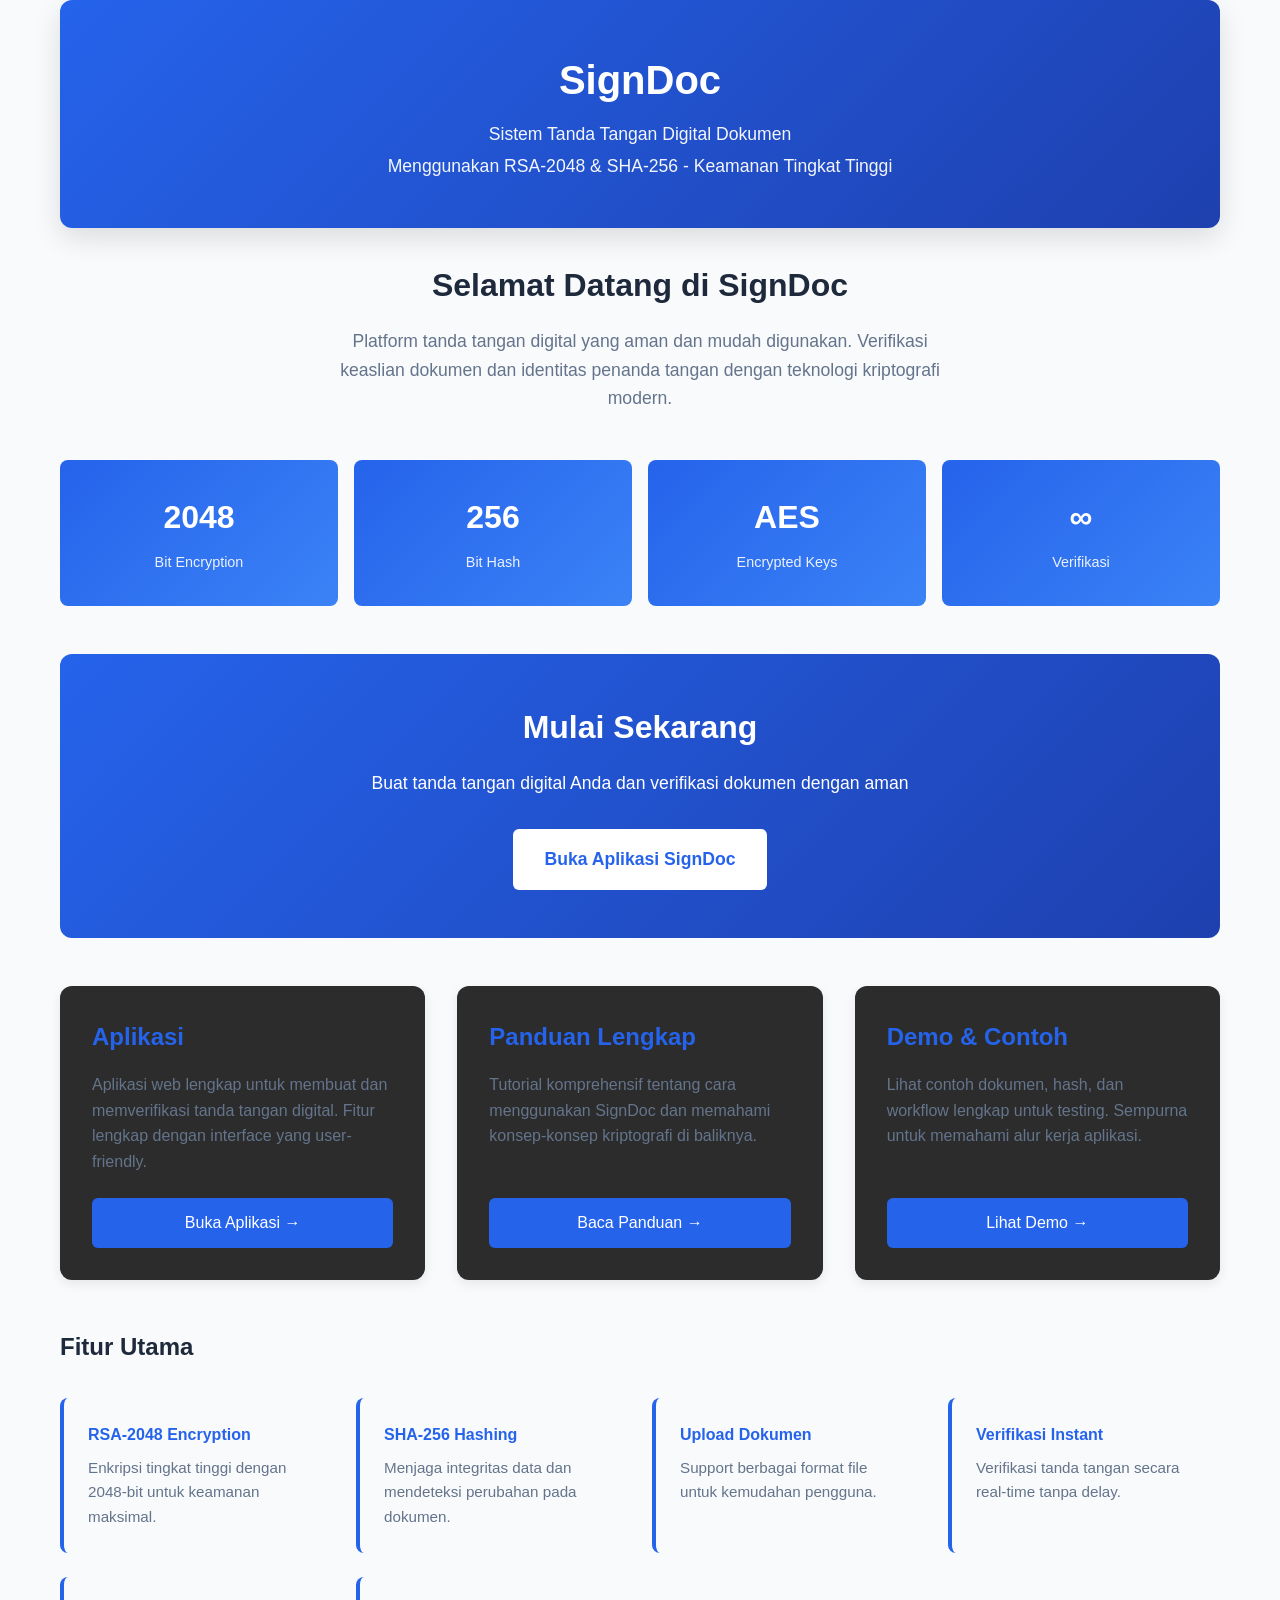
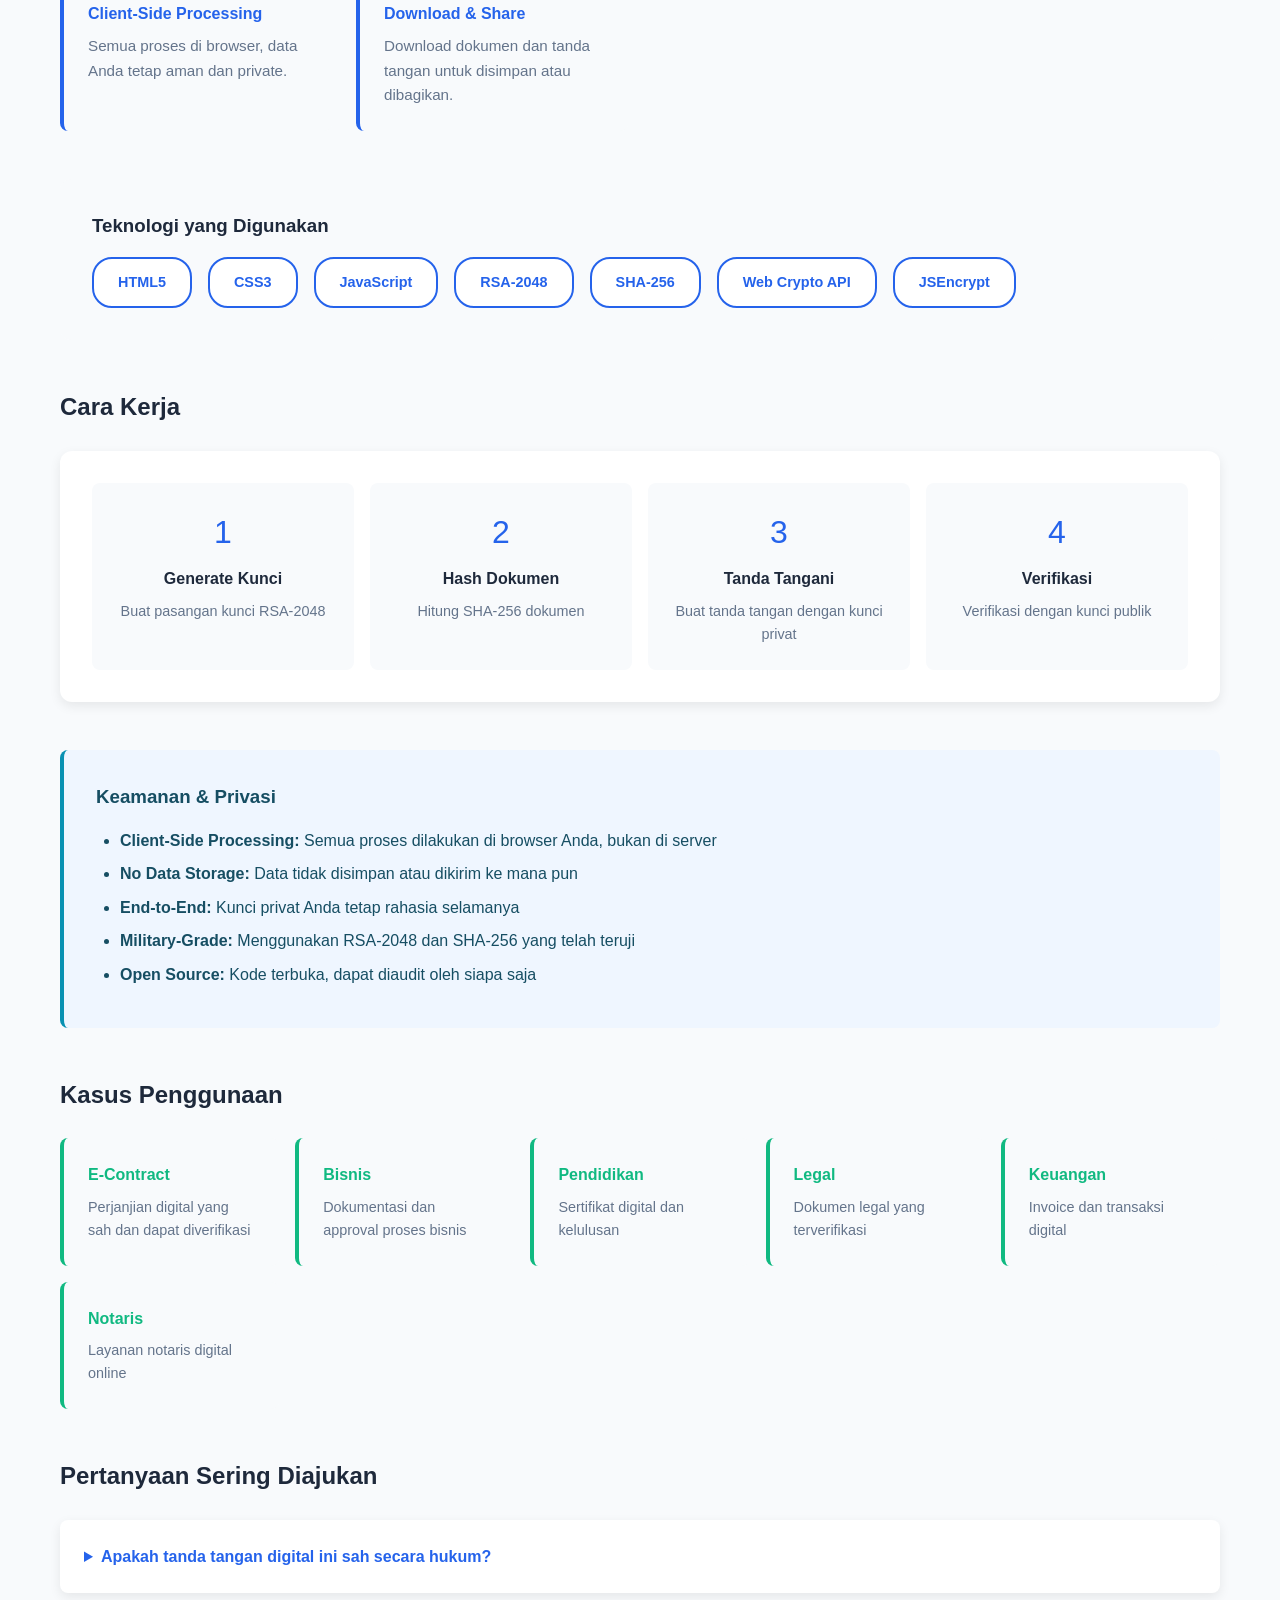
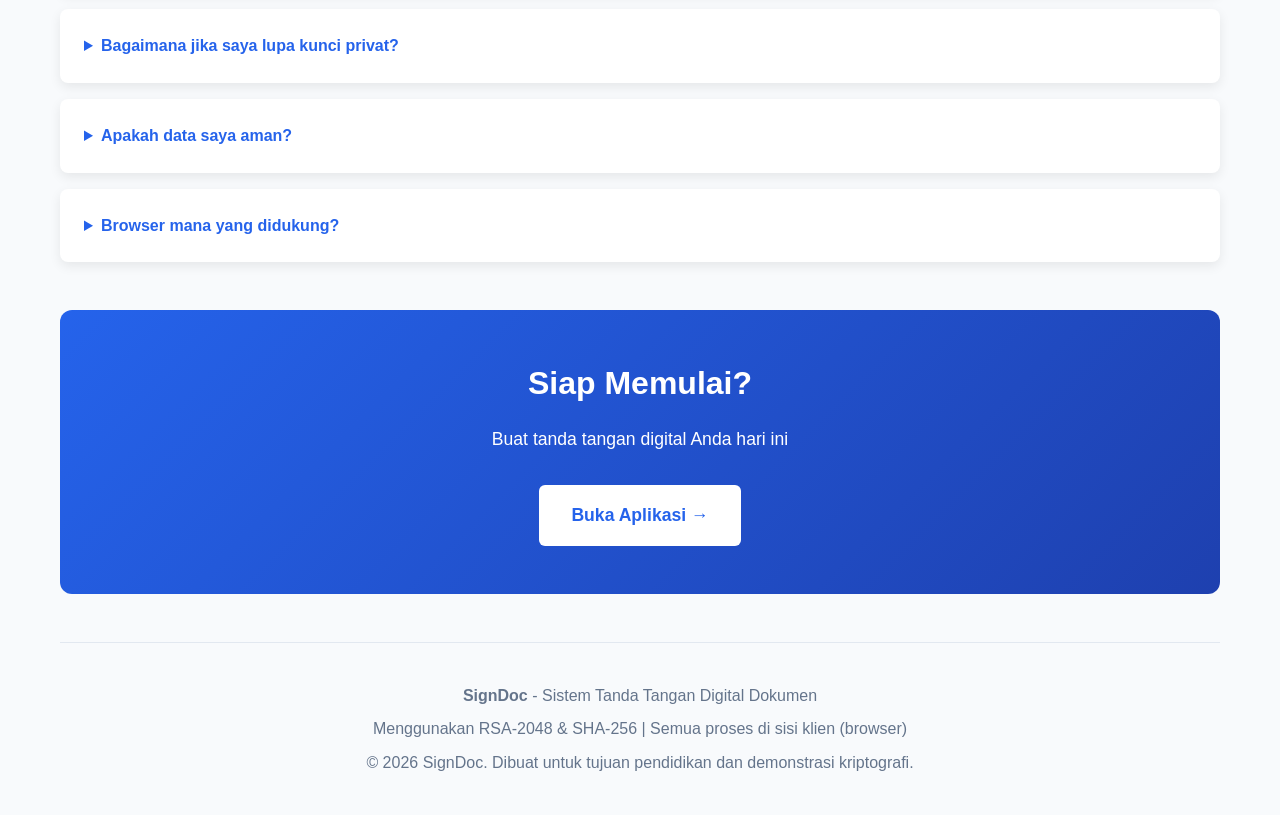
<file: fe/home.html>
<!DOCTYPE html>
<html lang="id">
<head>
    <meta charset="UTF-8">
    <meta name="viewport" content="width=device-width, initial-scale=1.0">
    <title>SignDoc - Sistem Tanda Tangan Digital</title>
    <link rel="stylesheet" href="assets/css/styles.css">
    <link rel="stylesheet" href="assets/css/modal.css">
    <link rel="stylesheet" href="assets/css/home.css">
</head>
<body>
    <div class="container">
        <!-- Main Header -->
        <header class="header">
            <div class="header-content">
                <h1>SignDoc</h1>
                <p>Sistem Tanda Tangan Digital Dokumen</p>
                <p class="header-subtitle">
                    Menggunakan RSA-2048 & SHA-256 - Keamanan Tingkat Tinggi
                </p>
            </div>
        </header>

        <!-- Main Content -->
        <main class="main-content">
            <!-- Welcome Section -->
            <div class="home-welcome-title">
                <h2 class="home-welcome-h2">Selamat Datang di SignDoc</h2>
                <p class="home-welcome-p">
                    Platform tanda tangan digital yang aman dan mudah digunakan. 
                    Verifikasi keaslian dokumen dan identitas penanda tangan dengan teknologi kriptografi modern.
                </p>
            </div>

            <!-- Quick Stats -->
            <div class="stats">
                <div class="stat-box">
                    <div class="number">2048</div>
                    <div class="label">Bit Encryption</div>
                </div>
                <div class="stat-box">
                    <div class="number">256</div>
                    <div class="label">Bit Hash</div>
                </div>
                <div class="stat-box">
                    <div class="number">AES</div>
                    <div class="label">Encrypted Keys</div>
                </div>
                <div class="stat-box">
                    <div class="number">∞</div>
                    <div class="label">Verifikasi</div>
                </div>
            </div>

            <!-- Main Call to Action -->
            <div class="cta-section">
                <h2>Mulai Sekarang</h2>
                <p>Buat tanda tangan digital Anda dan verifikasi dokumen dengan aman</p>
                <a href="app.html" class="cta-btn">Buka Aplikasi SignDoc</a>
            </div>

            <!-- Cards Section -->
            <div class="welcome-section">
                <div class="welcome-card">
                    <h3>Aplikasi</h3>
                    <p>
                        Aplikasi web lengkap untuk membuat dan memverifikasi tanda tangan digital. 
                        Fitur lengkap dengan interface yang user-friendly.
                    </p>
                    <a href="app.html">Buka Aplikasi →</a>
                </div>

                <div class="welcome-card">
                    <h3>Panduan Lengkap</h3>
                    <p>
                        Tutorial komprehensif tentang cara menggunakan SignDoc dan memahami 
                        konsep-konsep kriptografi di baliknya.
                    </p>
                    <a href="guide.html">Baca Panduan →</a>
                </div>

                <div class="welcome-card">
                    <h3>Demo & Contoh</h3>
                    <p>
                        Lihat contoh dokumen, hash, dan workflow lengkap untuk testing. 
                        Sempurna untuk memahami alur kerja aplikasi.
                    </p>
                    <a href="demo.html">Lihat Demo →</a>
                </div>
            </div>

            <!-- Features Section -->
            <section class="home-section">
                <h2 class="home-section-title">Fitur Utama</h2>
                <div class="features">
                    <div class="feature-item">
                        <strong>RSA-2048 Encryption</strong>
                        <p>
                            Enkripsi tingkat tinggi dengan 2048-bit untuk keamanan maksimal.
                        </p>
                    </div>
                    <div class="feature-item">
                        <strong>SHA-256 Hashing</strong>
                        <p>
                            Menjaga integritas data dan mendeteksi perubahan pada dokumen.
                        </p>
                    </div>
                    <div class="feature-item">
                        <strong>Upload Dokumen</strong>
                        <p>
                            Support berbagai format file untuk kemudahan pengguna.
                        </p>
                    </div>
                    <div class="feature-item">
                        <strong>Verifikasi Instant</strong>
                        <p>
                            Verifikasi tanda tangan secara real-time tanpa delay.
                        </p>
                    </div>
                    <div class="feature-item">
                        <strong>Client-Side Processing</strong>
                        <p>
                            Semua proses di browser, data Anda tetap aman dan private.
                        </p>
                    </div>
                    <div class="feature-item">
                        <strong>Download & Share</strong>
                        <p>
                            Download dokumen dan tanda tangan untuk disimpan atau dibagikan.
                        </p>
                    </div>
                </div>
            </section>

            <!-- Technology Stack -->
            <div class="tech-stack">
                <h3 class="home-tech-title">Teknologi yang Digunakan</h3>
                <div class="tech-items">
                    <span class="tech-badge">HTML5</span>
                    <span class="tech-badge">CSS3</span>
                    <span class="tech-badge">JavaScript</span>
                    <span class="tech-badge">RSA-2048</span>
                    <span class="tech-badge">SHA-256</span>
                    <span class="tech-badge">Web Crypto API</span>
                    <span class="tech-badge">JSEncrypt</span>
                </div>
            </div>

            <!-- How It Works -->
            <section class="home-section">
                <h2 class="home-section-title">Cara Kerja</h2>
                <div class="home-how-it-works">
                    <div class="home-steps">
                        <div class="home-step-box">
                            <div class="home-step-icon">1</div>
                            <strong class="home-step-title">Generate Kunci</strong>
                            <p class="home-step-desc">
                                Buat pasangan kunci RSA-2048
                            </p>
                        </div>
                        <div class="home-step-box">
                            <div class="home-step-icon">2</div>
                            <strong class="home-step-title">Hash Dokumen</strong>
                            <p class="home-step-desc">
                                Hitung SHA-256 dokumen
                            </p>
                        </div>
                        <div class="home-step-box">
                            <div class="home-step-icon">3</div>
                            <strong class="home-step-title">Tanda Tangani</strong>
                            <p class="home-step-desc">
                                Buat tanda tangan dengan kunci privat
                            </p>
                        </div>
                        <div class="home-step-box">
                            <div class="home-step-icon">4</div>
                            <strong class="home-step-title">Verifikasi</strong>
                            <p class="home-step-desc">
                                Verifikasi dengan kunci publik
                            </p>
                        </div>
                    </div>
                </div>
            </section>

            <!-- Security Notice -->
            <section class="home-section">
                <div class="home-security">
                    <h3 class="home-security-title">Keamanan & Privasi</h3>
                    <ul class="home-security-list">
                        <li><strong>Client-Side Processing:</strong> Semua proses dilakukan di browser Anda, bukan di server</li>
                        <li><strong>No Data Storage:</strong> Data tidak disimpan atau dikirim ke mana pun</li>
                        <li><strong>End-to-End:</strong> Kunci privat Anda tetap rahasia selamanya</li>
                        <li><strong>Military-Grade:</strong> Menggunakan RSA-2048 dan SHA-256 yang telah teruji</li>
                        <li><strong>Open Source:</strong> Kode terbuka, dapat diaudit oleh siapa saja</li>
                    </ul>
                </div>
            </section>

            <!-- Use Cases -->
            <section class="home-section">
                <h2 class="home-section-title">Kasus Penggunaan</h2>
                <div class="home-use-cases">
                    <div class="home-use-case-item">
                        <strong class="home-use-case-title">E-Contract</strong>
                        <p class="home-use-case-desc">
                            Perjanjian digital yang sah dan dapat diverifikasi
                        </p>
                    </div>
                    <div class="home-use-case-item">
                        <strong class="home-use-case-title">Bisnis</strong>
                        <p class="home-use-case-desc">
                            Dokumentasi dan approval proses bisnis
                        </p>
                    </div>
                    <div class="home-use-case-item">
                        <strong class="home-use-case-title">Pendidikan</strong>
                        <p class="home-use-case-desc">
                            Sertifikat digital dan kelulusan
                        </p>
                    </div>
                    <div class="home-use-case-item">
                        <strong class="home-use-case-title">Legal</strong>
                        <p class="home-use-case-desc">
                            Dokumen legal yang terverifikasi
                        </p>
                    </div>
                    <div class="home-use-case-item">
                        <strong class="home-use-case-title">Keuangan</strong>
                        <p class="home-use-case-desc">
                            Invoice dan transaksi digital
                        </p>
                    </div>
                    <div class="home-use-case-item">
                        <strong class="home-use-case-title">Notaris</strong>
                        <p class="home-use-case-desc">
                            Layanan notaris digital online
                        </p>
                    </div>
                </div>
            </section>

            <!-- FAQ -->
            <section class="home-section">
                <h2 class="home-section-title">Pertanyaan Sering Diajukan</h2>
                <div class="home-faq">
                    <details class="home-faq-item">
                        <summary class="home-faq-summary">
                            Apakah tanda tangan digital ini sah secara hukum?
                        </summary>
                        <p class="home-faq-content">
                            SignDoc dibuat untuk tujuan pembelajaran dan demonstrasi. 
                            Untuk keperluan legal yang serius, konsultasikan dengan ahli hukum dan patuhi regulasi lokal.
                        </p>
                    </details>

                    <details class="home-faq-item">
                        <summary class="home-faq-summary">
                            Bagaimana jika saya lupa kunci privat?
                        </summary>
                        <p class="home-faq-content">
                            Kunci privat tidak dapat dipulihkan jika hilang. Pastikan Anda membuat backup di tempat aman.
                        </p>
                    </details>

                    <details class="home-faq-item">
                        <summary class="home-faq-summary">
                            Apakah data saya aman?
                        </summary>
                        <p class="home-faq-content">
                            Ya! Semua proses dilakukan di browser Anda. Data tidak dikirim ke server manapun.
                        </p>
                    </details>

                    <details class="home-faq-item">
                        <summary class="home-faq-summary">
                            Browser mana yang didukung?
                        </summary>
                        <p class="home-faq-content">
                            Chrome, Firefox, Safari, dan Edge (versi terbaru). 
                            Pastikan JavaScript diaktifkan.
                        </p>
                    </details>
                </div>
            </section>

            <!-- Footer CTA -->
            <div class="cta-section">
                <h2>Siap Memulai?</h2>
                <p>Buat tanda tangan digital Anda hari ini</p>
                <a href="app.html" class="cta-btn">Buka Aplikasi →</a>
            </div>
        </main>

        <!-- Footer -->
        <footer class="footer">
            <p><strong>SignDoc</strong> - Sistem Tanda Tangan Digital Dokumen</p>
            <p class="footer-subtitle">Menggunakan RSA-2048 & SHA-256 | Semua proses di sisi klien (browser)</p>
            <p class="footer-copyright">
                © 2026 SignDoc. Dibuat untuk tujuan pendidikan dan demonstrasi kriptografi.
            </p>
        </footer>
    </div>

    <!-- Modal Overlay -->
    <div id="modalOverlay" class="modal-overlay">
        <div class="modal-content">
            <div class="modal-header">
                <div class="modal-icon"></div>
                <h2 class="modal-title">Modal Title</h2>
            </div>
            <div class="modal-body">Modal content goes here</div>
            <div class="modal-footer"></div>
        </div>
    </div>

    <!-- Scripts -->
    <script src="assets/js/modal.js"></script>
    <script src="assets/js/home.js"></script>
</body>
</html>
</file>
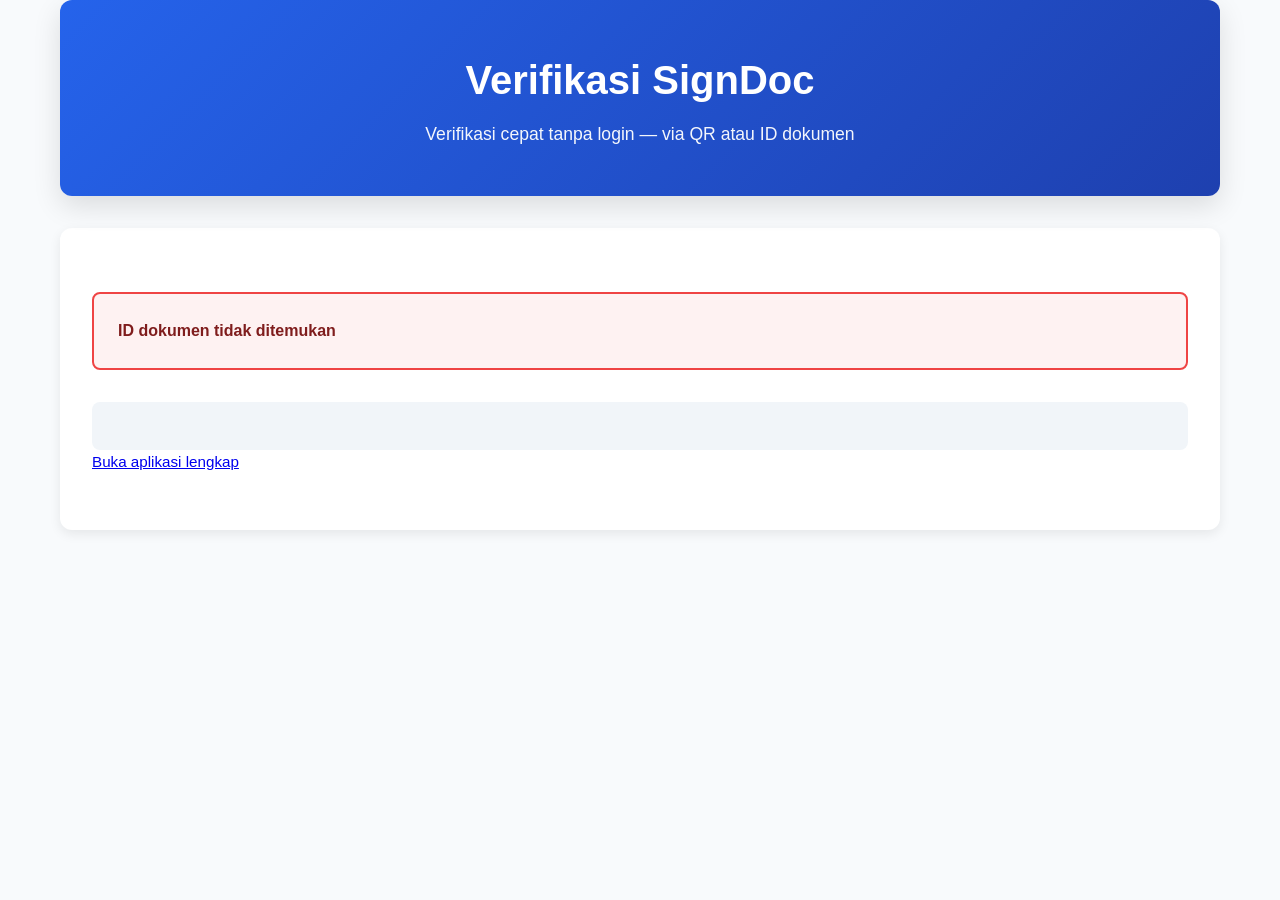
<file: fe/verify.html>
<!DOCTYPE html>
<html lang="id">
<head>
    <meta charset="UTF-8">
    <meta name="viewport" content="width=device-width, initial-scale=1.0">
    <title>SignDoc — Verifikasi Publik</title>
    <link rel="stylesheet" href="assets/css/styles.css">
    <link rel="stylesheet" href="assets/css/modal.css">
</head>
<body>
    <div class="container">
        <header class="header">
            <div class="header-content">
                <h1>Verifikasi SignDoc</h1>
                <p>Verifikasi cepat tanpa login — via QR atau ID dokumen</p>
            </div>
        </header>
        <main class="main-content">
            <div class="card">
                <div id="publicResult" class="verification-result">
                    <p>Memuat data verifikasi...</p>
                </div>
                <div id="publicSigners" class="verification-details"></div>
                <p class="description"><a href="app.html">Buka aplikasi lengkap</a></p>
            </div>
        </main>
    </div>
    <script src="assets/js/api.js"></script>
    <script>
        const params = new URLSearchParams(location.search);
        const docId = params.get("doc");
        const el = document.getElementById("publicResult");
        const signersEl = document.getElementById("publicSigners");

        if (!docId) {
            el.className = "verification-result error";
            el.innerHTML = "<strong>ID dokumen tidak ditemukan</strong>";
        } else {
            SignDocAPI.publicVerify(docId).then((data) => {
                const ok = data.status === "VALID";
                el.className = `verification-result ${ok ? "success" : "error"}`;
                el.innerHTML = `
                    <strong>${ok ? "✅ VALID" : data.tampered ? "⚠️ TAMPERED" : "❌ INVALID"}</strong>
                    <p><b>${data.filename}</b></p>
                    <p>${data.tampered ? "⚠️ Dokumen telah dimodifikasi sejak ditandatangani!" : data.message || ""}</p>
                    <p>Hash: <code>${data.content_hash}</code></p>
                    <p>Algoritma: ${data.algorithm}</p>
                `;
                if (data.signers?.length) {
                    signersEl.innerHTML = "<h3>Penanda Tangan</h3><ul>" +
                        data.signers.map(s =>
                            `<li>${s.username} — ${s.status} (${s.signed_at})</li>`
                        ).join("") + "</ul>";
                }
            }).catch((e) => {
                el.className = "verification-result error";
                el.innerHTML = `<strong>Error</strong><p>${e.message}</p>`;
            });
        }
    </script>
</body>
</html>
</file>
<file: fe/assets/css/styles.css>
/* ============================================
   SIGNDOC - Digital Document Signature System
   ============================================ */

* {
    margin: 0;
    padding: 0;
    box-sizing: border-box;
}

:root {
    --primary-color: #2563eb;
    --primary-dark: #1e40af;
    --primary-light: #3b82f6;
    --secondary-color: #64748b;
    --success-color: #10b981;
    --danger-color: #ef4444;
    --warning-color: #f59e0b;
    --info-color: #0891b2;
    --background: #f8fafc;
    --surface: #ffffff;
    --text-primary: #1e293b;
    --text-secondary: #64748b;
    --border-color: #e2e8f0;
    --shadow: 0 4px 12px rgba(0, 0, 0, 0.08);
    --shadow-lg: 0 10px 28px rgba(0, 0, 0, 0.12);
}

html {
    scroll-behavior: smooth;
}

body {
    font-family: -apple-system, BlinkMacSystemFont, 'Segoe UI', 'Roboto', 'Oxygen', 'Ubuntu', 'Cantarell', sans-serif;
    background-color: var(--background);
    color: var(--text-primary);
    line-height: 1.6;
}

/* Container */
.container {
    max-width: 1200px;
    margin: 0 auto;
    padding: 0 20px;
}

/* Header */
.header {
    background: linear-gradient(135deg, var(--primary-color) 0%, var(--primary-dark) 100%);
    color: white;
    padding: 3rem 2rem;
    margin-bottom: 2rem;
    border-radius: 12px;
    box-shadow: var(--shadow-lg);
    text-align: center;
}

.header-content h1 {
    font-size: 2.5rem;
    margin-bottom: 0.5rem;
    font-weight: 700;
}

.header-content p {
    font-size: 1.1rem;
    opacity: 0.95;
}

/* Main Content */
.main-content {
    margin-bottom: 3rem;
}

/* Tab Navigation */
.tab-navigation {
    display: flex;
    gap: 1rem;
    margin-bottom: 2rem;
    flex-wrap: wrap;
}

.tab-btn {
    padding: 0.75rem 1.5rem;
    border: 2px solid var(--border-color);
    background: var(--surface);
    color: var(--text-primary);
    border-radius: 8px;
    cursor: pointer;
    font-size: 1rem;
    font-weight: 500;
    transition: all 0.3s ease;
}

.tab-btn:hover {
    border-color: var(--primary-color);
    color: var(--primary-color);
}

.tab-btn.active {
    background: var(--primary-color);
    color: white;
    border-color: var(--primary-color);
    box-shadow: var(--shadow);
}

/* Tab Content */
.tab-content {
    display: none;
    animation: fadeIn 0.3s ease;
}

.tab-content.active {
    display: block;
}

@keyframes fadeIn {
    from {
        opacity: 0;
        transform: translateY(10px);
    }
    to {
        opacity: 1;
        transform: translateY(0);
    }
}

/* Card */
.card {
    background: var(--surface);
    border-radius: 12px;
    padding: 2rem;
    box-shadow: var(--shadow);
    margin-bottom: 1.5rem;
}

.card h2 {
    color: var(--primary-color);
    margin-bottom: 0.5rem;
    font-size: 1.75rem;
}

.card .description {
    color: var(--text-secondary);
    margin-bottom: 1.5rem;
    font-size: 0.95rem;
}

/* Form Elements */
.form-group {
    margin-bottom: 1.5rem;
}

.form-group label {
    display: block;
    margin-bottom: 0.5rem;
    font-weight: 600;
    color: var(--text-primary);
}

.form-group textarea,
.form-group input[type="text"],
.form-group input[type="file"] {
    width: 100%;
    padding: 0.75rem;
    border: 1px solid var(--border-color);
    border-radius: 6px;
    font-family: 'Courier New', monospace;
    font-size: 0.9rem;
    transition: border-color 0.3s ease;
}

.form-group textarea {
    min-height: 120px;
    resize: vertical;
}

.form-group textarea:focus,
.form-group input[type="text"]:focus,
.form-group input[type="file"]:focus {
    outline: none;
    border-color: var(--primary-color);
    box-shadow: 0 0 0 3px rgba(37, 99, 235, 0.1);
}

.form-group input[readonly] {
    background-color: #f1f5f9;
    cursor: not-allowed;
}

.form-group small {
    display: block;
    margin-top: 0.5rem;
    color: var(--text-secondary);
    font-size: 0.85rem;
}

/* Buttons */
.btn {
    padding: 0.75rem 1.5rem;
    border: none;
    border-radius: 6px;
    font-size: 1rem;
    font-weight: 500;
    cursor: pointer;
    transition: all 0.3s ease;
    display: inline-flex;
    align-items: center;
    justify-content: center;
    gap: 0.5rem;
}

.btn:hover {
    transform: translateY(-2px);
    box-shadow: var(--shadow);
}

.btn:active {
    transform: translateY(0);
}

.btn:disabled {
    opacity: 0.5;
    cursor: not-allowed;
    transform: none;
}

.btn-primary {
    background: var(--primary-color);
    color: white;
}

.btn-primary:hover:not(:disabled) {
    background: var(--primary-dark);
}

.btn-secondary {
    background: var(--secondary-color);
    color: white;
}

.btn-secondary:hover:not(:disabled) {
    background: #475569;
}

.btn-danger {
    background: var(--danger-color);
    color: white;
}

.btn-danger:hover:not(:disabled) {
    background: #dc2626;
}

.btn-info {
    background: var(--info-color);
    color: white;
}

.btn-info:hover:not(:disabled) {
    background: #0e7490;
}

.button-group {
    display: flex;
    gap: 1rem;
    flex-wrap: wrap;
    margin-top: 1rem;
}

.button-group .btn {
    flex: 1;
    min-width: 150px;
}

.action-buttons {
    display: flex;
    gap: 1rem;
    flex-wrap: wrap;
    margin-top: 1.5rem;
}

.action-buttons .btn {
    flex: 1;
    min-width: 150px;
}

/* Key Generation Section */
.key-generation {
    margin-bottom: 2rem;
}

.key-section {
    margin-top: 2rem;
    padding-top: 2rem;
    border-top: 1px solid var(--border-color);
}

.key-section h3 {
    color: var(--primary-color);
    margin-bottom: 1rem;
    font-size: 1.2rem;
}

.key-display {
    display: flex;
    flex-direction: column;
    gap: 1rem;
}

.key-display textarea {
    min-height: 200px;
    font-family: 'Courier New', monospace;
    font-size: 0.85rem;
    line-height: 1.4;
}

/* Hash Display */
.hash-display {
    display: flex;
    gap: 0.5rem;
}

.hash-display input {
    flex: 1;
}

/* Signature Display */
.signature-display {
    display: flex;
    flex-direction: column;
    gap: 1rem;
}

.signature-display textarea {
    min-height: 150px;
    font-family: 'Courier New', monospace;
    font-size: 0.85rem;
    line-height: 1.4;
    word-break: break-all;
}

/* Progress Bar */
.progress-container {
    margin-top: 1.5rem;
}

.progress-container.hidden {
    display: none;
}

.progress-bar {
    height: 8px;
    background: var(--border-color);
    border-radius: 10px;
    overflow: hidden;
    margin-bottom: 0.5rem;
}

.progress-fill {
    height: 100%;
    background: linear-gradient(90deg, var(--primary-color), var(--info-color));
    width: 0%;
    transition: width 0.3s ease;
    border-radius: 10px;
}

#progressText {
    font-size: 0.9rem;
    color: var(--text-secondary);
}

/* Verification Result */
.verification-result {
    padding: 1.5rem;
    border-radius: 8px;
    margin-top: 2rem;
    display: flex;
    gap: 1rem;
    align-items: center;
}

.verification-result.hidden {
    display: none;
}

.verification-result.success {
    background: #ecfdf5;
    border: 2px solid var(--success-color);
    color: #065f46;
}

.verification-result.error {
    background: #fef2f2;
    border: 2px solid var(--danger-color);
    color: #7f1d1d;
}

.verification-result #resultContent {
    flex: 1;
}

.verification-result #resultContent strong {
    display: block;
    font-size: 1.2rem;
    margin-bottom: 0.5rem;
}

/* Verification Details */
.verification-details {
    margin-top: 2rem;
    padding: 1.5rem;
    background: #f1f5f9;
    border-radius: 8px;
}

.verification-details.hidden {
    display: none;
}

.verification-details h3 {
    margin-bottom: 1rem;
}

.detail-row {
    display: flex;
    flex-direction: column;
    margin-bottom: 1rem;
}

.detail-row label {
    font-weight: 600;
    margin-bottom: 0.5rem;
    color: var(--text-primary);
}

.detail-row input {
    padding: 0.75rem;
    border: 1px solid var(--border-color);
    border-radius: 6px;
    background: white;
    font-family: 'Courier New', monospace;
    font-size: 0.9rem;
}

/* Toast Notification */
.toast {
    position: fixed;
    bottom: 20px;
    right: 20px;
    padding: 1rem 1.5rem;
    border-radius: 8px;
    background: var(--primary-color);
    color: white;
    box-shadow: var(--shadow-lg);
    z-index: 1000;
    max-width: 400px;
    animation: slideIn 0.3s ease;
    opacity: 0;
    pointer-events: none;
}

.toast.show {
    opacity: 1;
    pointer-events: auto;
}

.toast.success {
    background: var(--success-color);
}

.toast.error {
    background: var(--danger-color);
}

.toast.warning {
    background: var(--warning-color);
}

@keyframes slideIn {
    from {
        transform: translateX(400px);
        opacity: 0;
    }
    to {
        transform: translateX(0);
        opacity: 1;
    }
}

/* Footer */
.footer {
    text-align: center;
    padding: 2rem;
    color: var(--text-secondary);
    border-top: 1px solid var(--border-color);
    margin-top: 3rem;
}

.footer p {
    margin: 0.5rem 0;
}

/* Responsive Design */
@media (max-width: 768px) {
    .header-content h1 {
        font-size: 2rem;
    }

    .card {
        padding: 1.5rem;
    }

    .tab-navigation {
        gap: 0.5rem;
    }

    .tab-btn {
        padding: 0.5rem 1rem;
        font-size: 0.9rem;
    }

    .button-group,
    .action-buttons {
        flex-direction: column;
    }

    .button-group .btn,
    .action-buttons .btn {
        flex: 1;
        min-width: auto;
    }

    .hash-display {
        flex-direction: column;
    }

    .form-group textarea {
        min-height: 100px;
    }

    .toast {
        left: 20px;
        right: 20px;
        max-width: none;
        bottom: 10px;
    }
}

/* Utility Classes */
.hidden {
    display: none !important;
}

/* Loading State */
.loading {
    position: relative;
    pointer-events: none;
    opacity: 0.6;
}

/* Success State */
.success {
    background: #ecfdf5 !important;
    border-color: var(--success-color) !important;
    color: #065f46 !important;
}

/* Error State */
.error {
    background: #fef2f2 !important;
    border-color: var(--danger-color) !important;
    color: #7f1d1d !important;
}
 .demo-header {
            margin-bottom: 2rem;
        }

        .demo-card {
            background: white;
            border-radius: 12px;
            padding: 2rem;
            margin-bottom: 1.5rem;
            box-shadow: 0 4px 12px rgba(0, 0, 0, 0.08);
        }

        .demo-card h3 {
            color: #2563eb;
            margin-bottom: 1rem;
        }

        .copy-btn {
            display: inline-block;
            padding: 0.5rem 1rem;
            background: #2563eb;
            color: white;
            border: none;
            border-radius: 4px;
            cursor: pointer;
            font-size: 0.9rem;
            margin-top: 0.5rem;
        }

        .copy-btn:hover {
            background: #1e40af;
        }

        .sample-text {
            background: #f1f5f9;
            padding: 1rem;
            border-radius: 6px;
            margin: 1rem 0;
            font-family: 'Courier New', monospace;
            font-size: 0.85rem;
            word-break: break-all;
            max-height: 200px;
            overflow-y: auto;
            border: 1px solid #e2e8f0;
        }

        .nav-buttons {
            display: flex;
            gap: 1rem;
            flex-wrap: wrap;
            margin-bottom: 2rem;
        }

        .nav-btn {
            flex: 1;
            min-width: 150px;
            padding: 1rem;
            border: none;
            border-radius: 8px;
            font-size: 1rem;
            font-weight: 600;
            cursor: pointer;
            text-decoration: none;
            text-align: center;
            transition: all 0.3s ease;
        }

        .nav-btn-primary {
            background: #2563eb;
            color: white;
        }

        .nav-btn-primary:hover {
            background: #1e40af;
            transform: translateY(-2px);
        }

        .nav-btn-secondary {
            background: #64748b;
            color: white;
        }

        .nav-btn-secondary:hover {
            background: #475569;
            transform: translateY(-2px);
        }

        .alert {
            padding: 1rem;
            border-radius: 8px;
            margin-bottom: 1rem;
        }

        .alert-info {
            background: #eff6ff;
            border-left: 4px solid #0891b2;
            color: #164e63;
        }

        .alert-success {
            background: #ecfdf5;
            border-left: 4px solid #10b981;
            color: #065f46;
        }

        .instruction {
            background: #f1f5f9;
            padding: 1.5rem;
            border-radius: 8px;
            margin: 1.5rem 0;
            border-left: 4px solid #2563eb;
        }

        .instruction strong {
            display: block;
            margin-bottom: 0.5rem;
            color: #2563eb;
        }

        ul {
            margin-left: 1rem;
        }

        li {
            margin-bottom: 0.5rem;
        }

/* SignDoc app extensions */
.header {
    position: relative;
}
.header-actions {
    display: flex;
    gap: 0.5rem;
    justify-content: center;
    margin-top: 1rem;
    flex-wrap: wrap;
}
.btn-sm {
    padding: 0.4rem 0.9rem;
    font-size: 0.875rem;
}
.grid-2 {
    display: grid;
    grid-template-columns: repeat(auto-fit, minmax(280px, 1fr));
    gap: 1.5rem;
}
.info-box {
    margin-top: 1rem;
    padding: 1rem;
    background: #eff6ff;
    border-radius: 8px;
    border-left: 4px solid var(--primary-color);
    font-size: 0.9rem;
}
.info-box pre {
    overflow-x: auto;
    font-size: 0.75rem;
    margin-top: 0.5rem;
}
.documents-list .doc-item {
    border: 1px solid var(--border-color);
    border-radius: 8px;
    padding: 1rem;
    margin-bottom: 1rem;
    background: var(--surface);
}
.doc-item.tampered {
    border-color: var(--danger-color);
    background: #fef2f2;
}
.badge {
    display: inline-block;
    padding: 0.15rem 0.5rem;
    border-radius: 4px;
    font-size: 0.75rem;
    font-weight: 600;
}
.badge-danger {
    background: #fee2e2;
    color: #b91c1c;
}
.data-table {
    width: 100%;
    border-collapse: collapse;
}
.data-table th,
.data-table td {
    padding: 0.75rem;
    text-align: left;
    border-bottom: 1px solid var(--border-color);
}
.data-table th {
    background: #f1f5f9;
}
.qr-container {
    margin-top: 1.5rem;
    text-align: center;
}
.header-subtitle {
    font-size: 0.95rem;
    opacity: 0.9;
    margin-top: 0.25rem;
}
</file>
<file: fe/assets/css/modal.css>
.modal-overlay {
    display: none;
    position: fixed;
    top: 0;
    left: 0;
    right: 0;
    bottom: 0;
    background: rgba(0, 0, 0, 0.5);
    z-index: 1000;
    align-items: center;
    justify-content: center;
    animation: fadeIn 0.3s ease;
}

.modal-overlay.active {
    display: flex;
}

.modal-content {
    background: white;
    border-radius: 12px;
    padding: 2rem;
    max-width: 500px;
    width: 90%;
    box-shadow: 0 20px 60px rgba(0, 0, 0, 0.3);
    animation: slideUp 0.3s ease;
}

.modal-header {
    display: flex;
    align-items: center;
    gap: 1rem;
    margin-bottom: 1rem;
}

.modal-icon {
    font-size: 2rem;
    display: flex;
    align-items: center;
    justify-content: center;
}

.modal-title {
    font-size: 1.25rem;
    font-weight: 600;
    color: #1e293b;
    margin: 0;
}

.modal-body {
    color: #64748b;
    margin-bottom: 1.5rem;
    line-height: 1.6;
    white-space: pre-wrap;
}

.modal-footer {
    display: flex;
    gap: 1rem;
    justify-content: flex-end;
}

.modal-btn {
    padding: 0.75rem 1.5rem;
    border: none;
    border-radius: 6px;
    font-weight: 600;
    cursor: pointer;
    transition: all 0.3s ease;
    font-size: 0.95rem;
}

.modal-btn-primary {
    background: #2563eb;
    color: white;
}

.modal-btn-primary:hover {
    background: #1e40af;
}

.modal-btn-secondary {
    background: #e2e8f0;
    color: #1e293b;
}

.modal-btn-secondary:hover {
    background: #cbd5e1;
}

.modal-btn-danger {
    background: #ef4444;
    color: white;
}

.modal-btn-danger:hover {
    background: #dc2626;
}

.modal-btn-success {
    background: #10b981;
    color: white;
}

.modal-btn-success:hover {
    background: #059669;
}

.modal-btn-warning {
    background: #f59e0b;
    color: white;
}

.modal-btn-warning:hover {
    background: #d97706;
}

@keyframes fadeIn {
    from {
        opacity: 0;
    }
    to {
        opacity: 1;
    }
}

@keyframes slideUp {
    from {
        transform: translateY(20px);
        opacity: 0;
    }
    to {
        transform: translateY(0);
        opacity: 1;
    }
}

@media (max-width: 768px) {
    .modal-content {
        padding: 1.5rem;
    }

    .modal-footer {
        flex-direction: column-reverse;
    }

    .modal-btn {
        width: 100%;
    }
}
</file>
<file: fe/assets/css/demo.css>
.demo-header {
    margin-bottom: 2rem;
}

.demo-card {
    background: white;
    border-radius: 12px;
    padding: 2rem;
    margin-bottom: 1.5rem;
    box-shadow: 0 4px 12px rgba(0, 0, 0, 0.08);
}

.demo-card h3 {
    color: #2563eb;
    margin-bottom: 1rem;
}

.copy-btn {
    display: inline-block;
    padding: 0.5rem 1rem;
    background: #2563eb;
    color: white;
    border: none;
    border-radius: 4px;
    cursor: pointer;
    font-size: 0.9rem;
    margin-top: 0.5rem;
}

.copy-btn:hover {
    background: #1e40af;
}

.sample-text {
    background: #f1f5f9;
    padding: 1rem;
    border-radius: 6px;
    margin: 1rem 0;
    font-family: 'Courier New', monospace;
    font-size: 0.85rem;
    word-break: break-all;
    max-height: 200px;
    overflow-y: auto;
    border: 1px solid #e2e8f0;
}

.nav-buttons {
    display: flex;
    gap: 1rem;
    flex-wrap: wrap;
    margin-bottom: 2rem;
}

.nav-btn {
    flex: 1;
    min-width: 150px;
    padding: 1rem;
    border: none;
    border-radius: 8px;
    font-size: 1rem;
    font-weight: 600;
    cursor: pointer;
    text-decoration: none;
    text-align: center;
    transition: all 0.3s ease;
}

.nav-btn-primary {
    background: #2563eb;
    color: white;
}

.nav-btn-primary:hover {
    background: #1e40af;
    transform: translateY(-2px);
}

.nav-btn-secondary {
    background: #64748b;
    color: white;
}

.nav-btn-secondary:hover {
    background: #475569;
    transform: translateY(-2px);
}

.demo-h4 {
    margin-top: 1.5rem;
    margin-bottom: 0.5rem;
}

.demo-note {
    font-size: 0.9rem;
    color: #666;
}

.demo-alert-top {
    margin-top: 1rem;
}

.demo-ul-reset {
    list-style-type: none;
    margin-left: 0;
}

.demo-final-cta {
    margin-top: 1.5rem;
}

.demo-inline-block {
    display: inline-block;
}
</file>
<file: fe/assets/css/guide.css>
.guide-container {
    max-width: 900px;
    margin: 0 auto;
    padding: 20px;
}

.guide-section {
    background: white;
    border-radius: 12px;
    padding: 2rem;
    margin-bottom: 1.5rem;
    box-shadow: 0 4px 12px rgba(0, 0, 0, 0.08);
}

.guide-section h2 {
    color: #2563eb;
    margin-bottom: 1rem;
    border-bottom: 2px solid #e2e8f0;
    padding-bottom: 0.5rem;
}

.step-box {
    background: #f8fafc;
    border-left: 4px solid #2563eb;
    padding: 1rem;
    margin-bottom: 1rem;
    border-radius: 6px;
}

.step-box strong {
    color: #2563eb;
    display: block;
    margin-bottom: 0.5rem;
}

.code-block {
    background: #1e293b;
    color: #e2e8f0;
    padding: 1rem;
    border-radius: 6px;
    overflow-x: auto;
    margin: 1rem 0;
    font-family: 'Courier New', monospace;
    font-size: 0.85rem;
}

.warning-box {
    background: #fef2f2;
    border-left: 4px solid #ef4444;
    padding: 1rem;
    margin: 1rem 0;
    border-radius: 6px;
    color: #7f1d1d;
}

.success-box {
    background: #ecfdf5;
    border-left: 4px solid #10b981;
    padding: 1rem;
    margin: 1rem 0;
    border-radius: 6px;
    color: #065f46;
}

.info-box {
    background: #eff6ff;
    border-left: 4px solid #0891b2;
    padding: 1rem;
    margin: 1rem 0;
    border-radius: 6px;
    color: #164e63;
}

.back-btn {
    display: inline-block;
    margin-bottom: 1rem;
    padding: 0.75rem 1.5rem;
    background: #2563eb;
    color: white;
    text-decoration: none;
    border-radius: 6px;
    transition: all 0.3s ease;
}

.back-btn:hover {
    background: #1e40af;
    transform: translateY(-2px);
}

table {
    width: 100%;
    border-collapse: collapse;
    margin: 1rem 0;
}

table th,
table td {
    border: 1px solid #e2e8f0;
    padding: 0.75rem;
    text-align: left;
}

table th {
    background: #f1f5f9;
    font-weight: 600;
    color: #2563eb;
}

table tr:nth-child(even) {
    background: #f8fafc;
}

.guide-header-spaced {
    margin-bottom: 2rem;
}

.guide-h3-spaced {
    margin-top: 1.5rem;
}

.guide-flow-title {
    margin-top: 1rem;
}

.guide-flow-box {
    background: #f8fafc;
    padding: 1.5rem;
    border-radius: 8px;
    margin: 1rem 0;
}

.guide-footer-note {
    margin-top: 1rem;
}

.guide-back-btn-full {
    display: block;
    text-align: center;
    margin-top: 1rem;
}
</file>
<file: fe/assets/css/home.css>
/* ============================================
   HOME PAGE STYLES - SignDoc
   ============================================ */

.welcome-section {
    display: grid;
    grid-template-columns: repeat(auto-fit, minmax(300px, 1fr));
    gap: 2rem;
    margin: 3rem 0;
}

.welcome-card {
    background: rgb(44, 44, 44);
    border-radius: 12px;
    padding: 2rem;
    box-shadow: 0 4px 12px rgba(0, 0, 0, 0.08);
    display: flex;
    flex-direction: column;
    transition: transform 0.3s ease, box-shadow 0.3s ease;
}

.welcome-card:hover {
    transform: translateY(-5px);
    box-shadow: 0 10px 28px rgba(0, 0, 0, 0.12);
}

.welcome-card h3 {
    color: #2563eb;
    margin-bottom: 1rem;
    font-size: 1.5rem;
}

.welcome-card p {
    color: #64748b;
    margin-bottom: 1.5rem;
    flex-grow: 1;
}

.welcome-card a {
    display: inline-block;
    padding: 0.75rem 1.5rem;
    background: #2563eb;
    color: white;
    text-decoration: none;
    border-radius: 6px;
    text-align: center;
    transition: all 0.3s ease;
    font-weight: 500;
}

.welcome-card a:hover {
    background: #1e40af;
    transform: translateY(-2px);
}

.features {
    display: grid;
    grid-template-columns: repeat(auto-fit, minmax(250px, 1fr));
    gap: 1.5rem;
    margin: 2rem 0;
}

.feature-item {
    padding: 1.5rem;
    background: #f8fafc;
    border-radius: 8px;
    border-left: 4px solid #2563eb;
}

.feature-item strong {
    color: #2563eb;
    display: block;
    margin-bottom: 0.5rem;
}

.feature-item p {
    font-size: 0.95rem;
    color: #64748b;
}

.stats {
    display: grid;
    grid-template-columns: repeat(auto-fit, minmax(150px, 1fr));
    gap: 1rem;
    margin: 2rem 0;
}

.stat-box {
    background: linear-gradient(135deg, #2563eb 0%, #3b82f6 100%);
    color: white;
    padding: 2rem 1rem;
    border-radius: 8px;
    text-align: center;
}

.stat-box .number {
    font-size: 2rem;
    font-weight: 700;
    margin-bottom: 0.5rem;
}

.stat-box .label {
    font-size: 0.9rem;
    opacity: 0.9;
}

.cta-section {
    background: linear-gradient(135deg, #2563eb 0%, #1e40af 100%);
    color: white;
    padding: 3rem 2rem;
    border-radius: 12px;
    text-align: center;
    margin: 3rem 0;
}

.cta-section h2 {
    margin-bottom: 1rem;
    font-size: 2rem;
}

.cta-section p {
    margin-bottom: 2rem;
    font-size: 1.1rem;
}

.cta-btn {
    display: inline-block;
    padding: 1rem 2rem;
    background: white;
    color: #2563eb;
    text-decoration: none;
    border-radius: 6px;
    font-weight: 600;
    transition: all 0.3s ease;
    font-size: 1.1rem;
}

.cta-btn:hover {
    transform: scale(1.05);
    box-shadow: 0 10px 28px rgba(0, 0, 0, 0.2);
}

.tech-stack {
    background: #f8fafc;
    padding: 2rem;
    border-radius: 12px;
    margin: 2rem 0;
}

.tech-items {
    display: flex;
    flex-wrap: wrap;
    gap: 1rem;
    margin-top: 1rem;
}

.tech-badge {
    background: white;
    padding: 0.75rem 1.5rem;
    border-radius: 20px;
    border: 2px solid #2563eb;
    color: #2563eb;
    font-weight: 600;
    font-size: 0.9rem;
}

@media (max-width: 768px) {
    .welcome-section {
        grid-template-columns: 1fr;
    }

    .cta-section h2 {
        font-size: 1.5rem;
    }

    .stats {
        grid-template-columns: repeat(2, 1fr);
    }
}

/* Inline Styles */
.home-welcome-title {
    text-align: center;
    margin-bottom: 3rem;
}

.home-welcome-h2 {
    color: #1e293b;
    font-size: 2rem;
    margin-bottom: 1rem;
}

.home-welcome-p {
    font-size: 1.1rem;
    color: #64748b;
    max-width: 600px;
    margin: 0 auto;
}

.home-section {
    margin: 3rem 0;
}

.home-section-title {
    color: #1e293b;
    margin-bottom: 1.5rem;
}

.home-how-it-works {
    background: white;
    border-radius: 12px;
    padding: 2rem;
    box-shadow: var(--shadow);
}

.home-steps {
    display: grid;
    grid-template-columns: repeat(auto-fit, minmax(150px, 1fr));
    gap: 1rem;
}

.home-step-box {
    text-align: center;
    padding: 1.5rem;
    background: #f8fafc;
    border-radius: 8px;
}

.home-step-icon {
    font-size: 2rem;
    color: #2563eb;
    margin-bottom: 0.5rem;
}

.home-step-title {
    display: block;
    font-weight: 600;
    margin-bottom: 0.5rem;
}

.home-step-desc {
    font-size: 0.9rem;
    color: #64748b;
    margin-top: 0.5rem;
}

.home-security {
    background: #eff6ff;
    border-left: 4px solid #0891b2;
    padding: 2rem;
    border-radius: 8px;
}

.home-security-title {
    color: #164e63;
    margin-bottom: 1rem;
}

.home-security-list {
    color: #164e63;
    margin-left: 1.5rem;
}

.home-use-cases {
    display: grid;
    grid-template-columns: repeat(auto-fit, minmax(200px, 1fr));
    gap: 1rem;
}

.home-use-case-item {
    padding: 1.5rem;
    background: #f8fafc;
    border-radius: 8px;
    border-left: 4px solid #10b981;
}

.home-use-case-title {
    color: #10b981;
    font-weight: 600;
}

.home-use-case-desc {
    font-size: 0.9rem;
    margin-top: 0.5rem;
    color: #64748b;
}

.home-faq {
    display: grid;
    gap: 1rem;
}

.home-faq-item {
    background: white;
    padding: 1.5rem;
    border-radius: 8px;
    box-shadow: var(--shadow);
}

.home-faq-summary {
    cursor: pointer;
    font-weight: 600;
    color: #2563eb;
}

.home-faq-content {
    margin-top: 1rem;
    color: #64748b;
}
</file>
